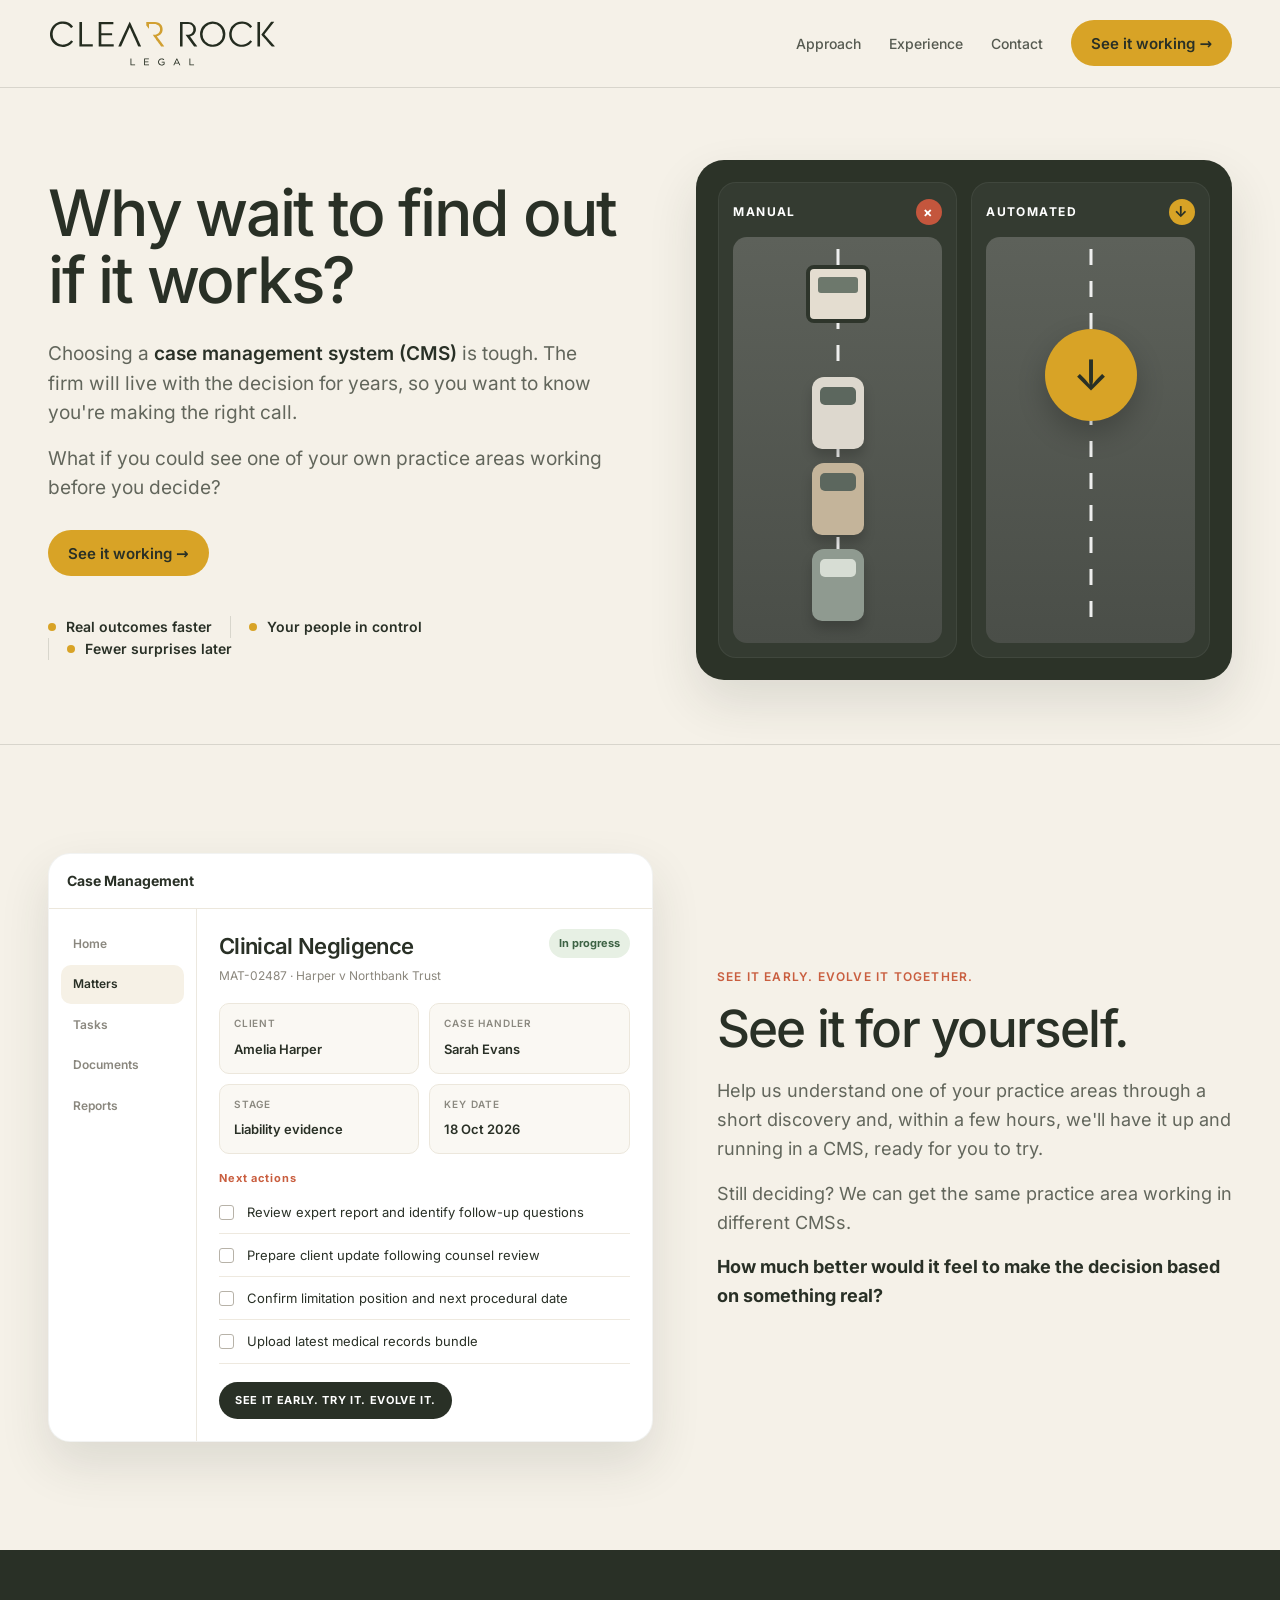
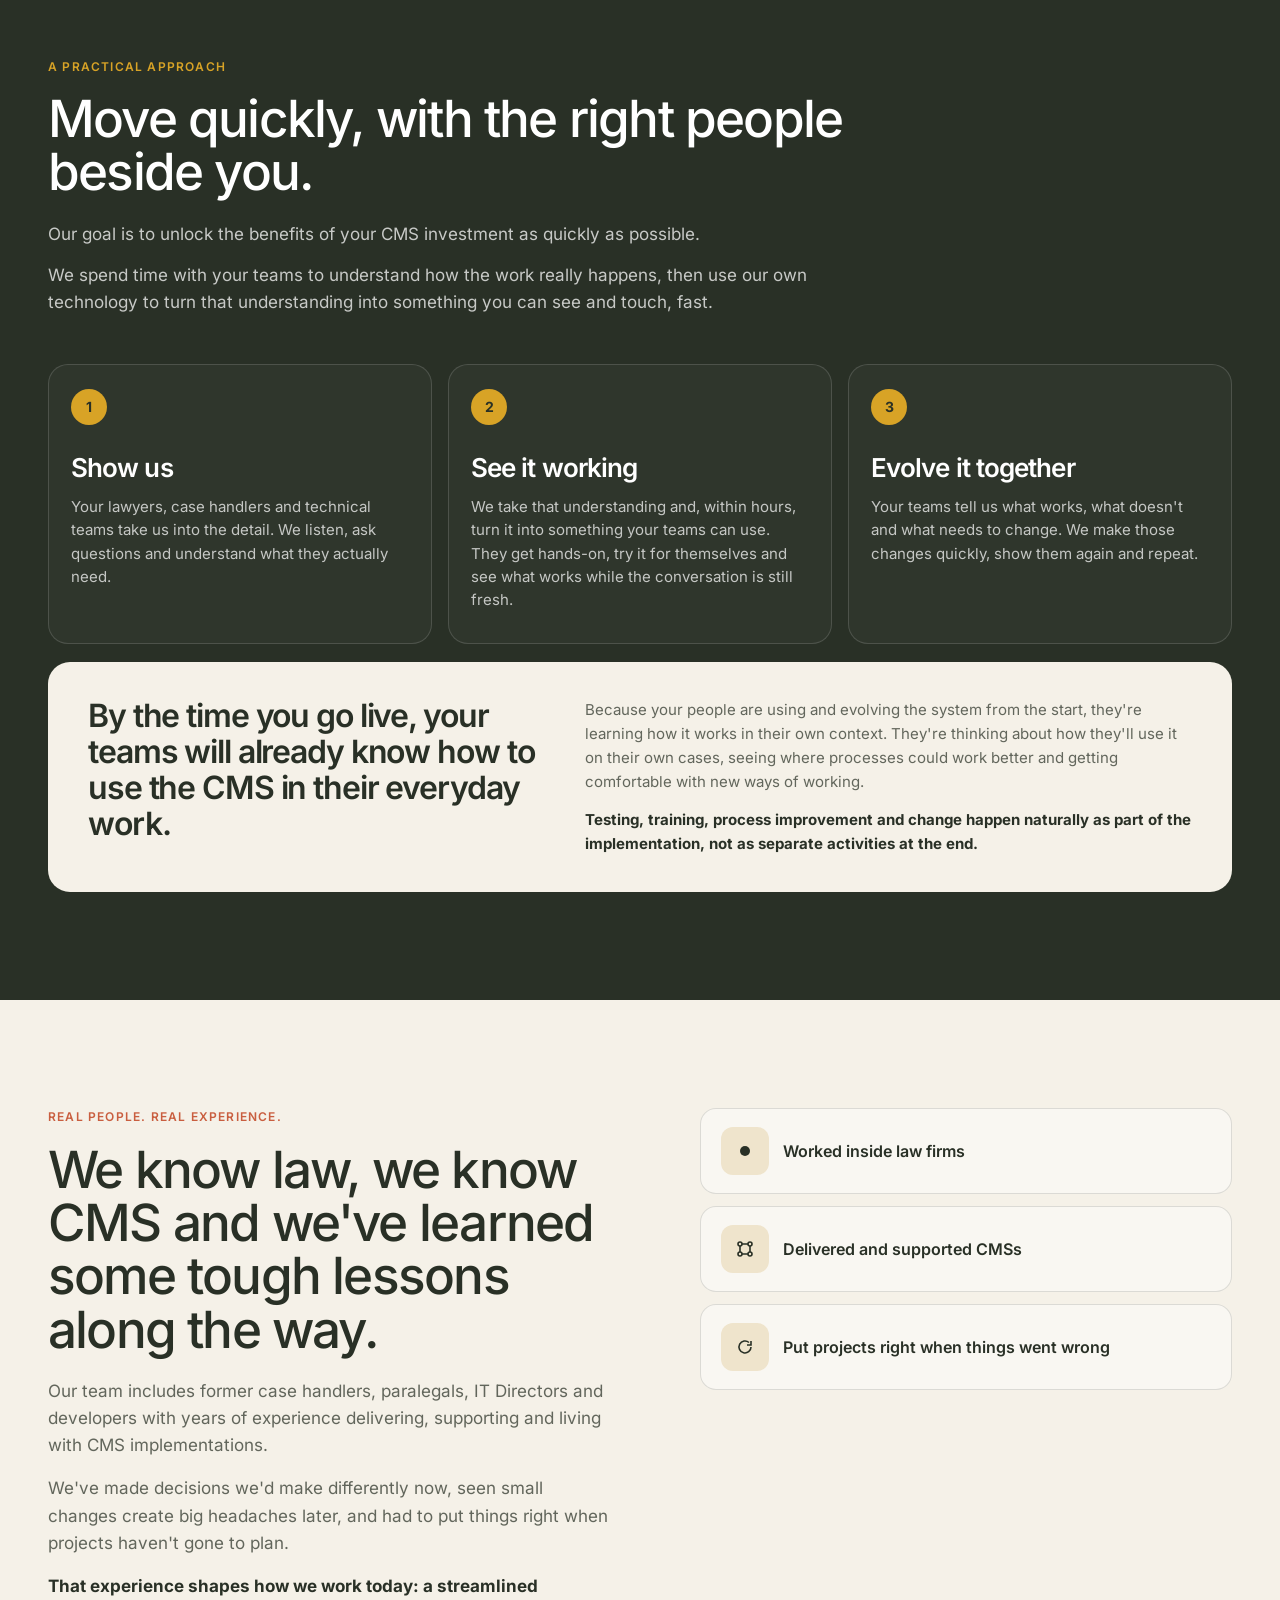
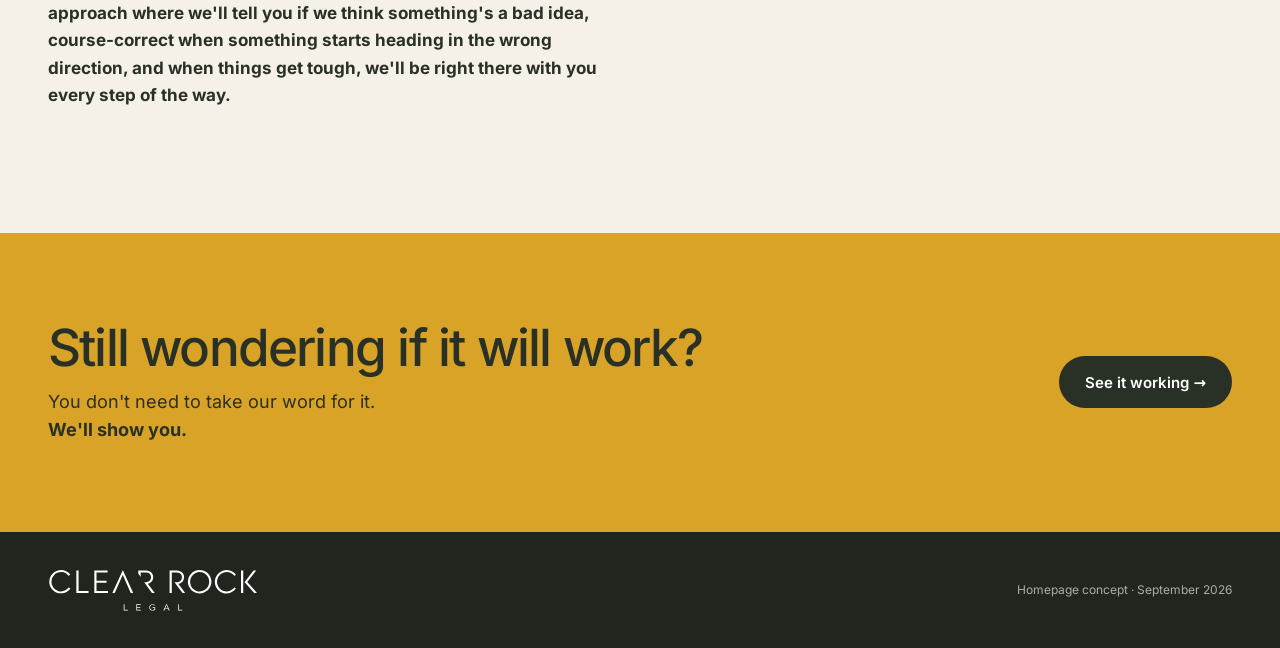
<file: index.html>
<!doctype html>
<html lang="en">
<head>
  <meta charset="utf-8" />
  <meta name="viewport" content="width=device-width, initial-scale=1" />
  <title>Clear Rock Legal</title>
  <meta name="description" content="Clear Rock gets case management systems working with your teams early, so you can see, use and evolve them together." />
  <link rel="stylesheet" href="css/styles.css?v=3" />
</head>
<body>
  <header class="site-header">
    <div class="wrap nav">
      <a class="brand" href="#top" aria-label="Clear Rock Legal">
        <img src="assets/logo-saffron.svg" alt="Clear Rock Legal" />
      </a>
      <button class="menu-toggle" type="button" aria-expanded="false" aria-controls="primary-nav">
        <span></span>
        <span class="sr">Menu</span>
      </button>
      <nav class="nav-right" id="primary-nav" aria-label="Primary">
        <div class="nav-links">
          <a class="nav-link" href="#approach">Approach</a>
          <a class="nav-link" href="#experience">Experience</a>
          <a class="nav-link" href="#contact">Contact</a>
        </div>
        <a class="button" href="#contact">See it working →</a>
      </nav>
    </div>
  </header>

  <main id="top">
    <section class="hero">
      <div class="wrap hero-grid">
        <div>
          <h1>Why wait to find out if it works?</h1>
          <div class="hero-copy">
            <p>Choosing a <strong>case management system (CMS)</strong> is tough. The firm will live with the decision for years, so you want to know you're making the right call.</p>
            <p>What if you could see one of your own practice areas working before you decide?</p>
          </div>
          <div class="hero-actions">
            <a class="button" href="#see">See it working →</a>
          </div>
          <div class="proof-row">
            <div class="proof-pill"><span class="proof-dot"></span>Real outcomes faster</div>
            <div class="proof-pill"><span class="proof-dot"></span>Your people in control</div>
            <div class="proof-pill"><span class="proof-dot"></span>Fewer surprises later</div>
          </div>
        </div>
        <div class="toll" role="img" aria-label="A queued manual lane beside an open automated lane">
          <div class="lanes">
            <div class="lane">
              <div class="lane-head"><span>MANUAL</span><span class="signal" aria-hidden="true">×</span></div>
              <div class="road">
                <div class="booth"></div>
                <div class="car c3"></div>
                <div class="car c2"></div>
                <div class="car c1"></div>
              </div>
            </div>
            <div class="lane auto">
              <div class="lane-head"><span>AUTOMATED</span><span class="signal" aria-hidden="true">↓</span></div>
              <div class="road">
                <div class="flow" aria-hidden="true">↓</div>
              </div>
            </div>
          </div>
        </div>
      </div>
    </section>

    <section class="section" id="see">
      <div class="wrap see-grid">
        <div class="cms-shell" aria-label="Illustrative case management screen">
          <div class="cms-top">Case Management</div>
          <div class="cms-body">
            <div class="cms-nav">
              <div>Home</div>
              <div class="active">Matters</div>
              <div>Tasks</div>
              <div>Documents</div>
              <div>Reports</div>
            </div>
            <div class="matter">
              <div class="matter-head">
                <div>
                  <h4>Clinical Negligence</h4>
                  <div class="matter-sub">MAT-02487 · Harper v Northbank Trust</div>
                </div>
                <span class="status">In progress</span>
              </div>
              <div class="meta">
                <div class="meta-card"><span>Client</span><strong>Amelia Harper</strong></div>
                <div class="meta-card"><span>Case handler</span><strong>Sarah Evans</strong></div>
                <div class="meta-card"><span>Stage</span><strong>Liability evidence</strong></div>
                <div class="meta-card"><span>Key date</span><strong>18 Oct 2026</strong></div>
              </div>
              <div class="actions-label">Next actions</div>
              <div class="task"><span class="box"></span><span>Review expert report and identify follow-up questions</span></div>
              <div class="task"><span class="box"></span><span>Prepare client update following counsel review</span></div>
              <div class="task"><span class="box"></span><span>Confirm limitation position and next procedural date</span></div>
              <div class="task"><span class="box"></span><span>Upload latest medical records bundle</span></div>
              <div class="cms-note">SEE IT EARLY. TRY IT. EVOLVE IT.</div>
            </div>
          </div>
        </div>
        <div>
          <div class="eyebrow">See it early. Evolve it together.</div>
          <h2>See it for yourself.</h2>
          <div class="section-copy">
            <p>Help us understand one of your practice areas through a short discovery and, within a few hours, we'll have it up and running in a CMS, ready for you to try.</p>
            <p>Still deciding? We can get the same practice area working in different CMSs.</p>
            <p class="question">How much better would it feel to make the decision based on something real?</p>
          </div>
        </div>
      </div>
    </section>

    <section class="approach" id="approach">
      <div class="wrap">
        <div class="approach-head">
          <div class="eyebrow">A practical approach</div>
          <h2>Move quickly, with the right people beside you.</h2>
          <div class="approach-intro">
            <p>Our goal is to unlock the benefits of your CMS investment as quickly as possible.</p>
            <p>We spend time with your teams to understand how the work really happens, then use our own technology to turn that understanding into something you can see and touch, fast.</p>
          </div>
        </div>
        <div class="steps">
          <article class="step">
            <div class="step-no">1</div>
            <h3>Show us</h3>
            <p>Your lawyers, case handlers and technical teams take us into the detail. We listen, ask questions and understand what they actually need.</p>
          </article>
          <article class="step">
            <div class="step-no">2</div>
            <h3>See it working</h3>
            <p>We take that understanding and, within hours, turn it into something your teams can use. They get hands-on, try it for themselves and see what works while the conversation is still fresh.</p>
          </article>
          <article class="step">
            <div class="step-no">3</div>
            <h3>Evolve it together</h3>
            <p>Your teams tell us what works, what doesn't and what needs to change. We make those changes quickly, show them again and repeat.</p>
          </article>
        </div>
        <div class="payoff">
          <h3>By the time you go live, your teams will already know how to use the CMS in their everyday work.</h3>
          <div>
            <p>Because your people are using and evolving the system from the start, they're learning how it works in their own context. They're thinking about how they'll use it on their own cases, seeing where processes could work better and getting comfortable with new ways of working.</p>
            <p>Testing, training, process improvement and change happen naturally as part of the implementation, not as separate activities at the end.</p>
          </div>
        </div>
      </div>
    </section>

    <section class="experience" id="experience">
      <div class="wrap exp-grid">
        <div>
          <div class="eyebrow">Real people. Real experience.</div>
          <h2>We know law, we know CMS and we've learned some tough lessons along the way.</h2>
          <div class="exp-copy">
            <p>Our team includes former case handlers, paralegals, IT Directors and developers with years of experience delivering, supporting and living with CMS implementations.</p>
            <p>We've made decisions we'd make differently now, seen small changes create big headaches later, and had to put things right when projects haven't gone to plan.</p>
            <p><strong>That experience shapes how we work today: a streamlined approach where we'll tell you if we think something's a bad idea, course-correct when something starts heading in the wrong direction, and when things get tough, we'll be right there with you every step of the way.</strong></p>
          </div>
        </div>
        <div class="proof-stack">
          <div class="proof-card">
            <div class="proof-icon" aria-hidden="true">
              <svg width="18" height="18" viewBox="0 0 18 18" fill="none"><circle cx="9" cy="9" r="5" fill="#293026"/></svg>
            </div>
            <strong>Worked inside law firms</strong>
          </div>
          <div class="proof-card">
            <div class="proof-icon" aria-hidden="true">
              <svg width="20" height="20" viewBox="0 0 20 20" fill="none" stroke="#293026" stroke-width="1.6">
                <circle cx="5" cy="5" r="2"/><circle cx="15" cy="5" r="2"/><circle cx="5" cy="15" r="2"/><circle cx="15" cy="15" r="2"/>
                <path d="M7 5h6M5 7v6M15 7v6M7 15h6"/>
              </svg>
            </div>
            <strong>Delivered and supported CMSs</strong>
          </div>
          <div class="proof-card">
            <div class="proof-icon" aria-hidden="true">
              <svg width="20" height="20" viewBox="0 0 20 20" fill="none" stroke="#293026" stroke-width="1.6">
                <path d="M16 10a6 6 0 1 1-2-4.5"/><path d="M16 4v4h-4"/>
              </svg>
            </div>
            <strong>Put projects right when things went wrong</strong>
          </div>
        </div>
      </div>
    </section>

    <section class="cta" id="contact">
      <div class="wrap cta-inner">
        <div>
          <h2>Still wondering if it will work?</h2>
          <p>You don't need to take our word for it.<br><strong>We'll show you.</strong></p>
        </div>
        <a class="button button-dark" href="mailto:neil@crlegal.co.uk">See it working →</a>
      </div>
    </section>
  </main>

  <footer>
    <div class="wrap footer-grid">
      <div class="footer-brand">
        <img src="assets/logo-white.svg" alt="Clear Rock Legal" />
      </div>
      <div class="footer-small">Homepage concept · September 2026</div>
    </div>
  </footer>
  <script src="js/main.js"></script>
</body>
</html>
</file>
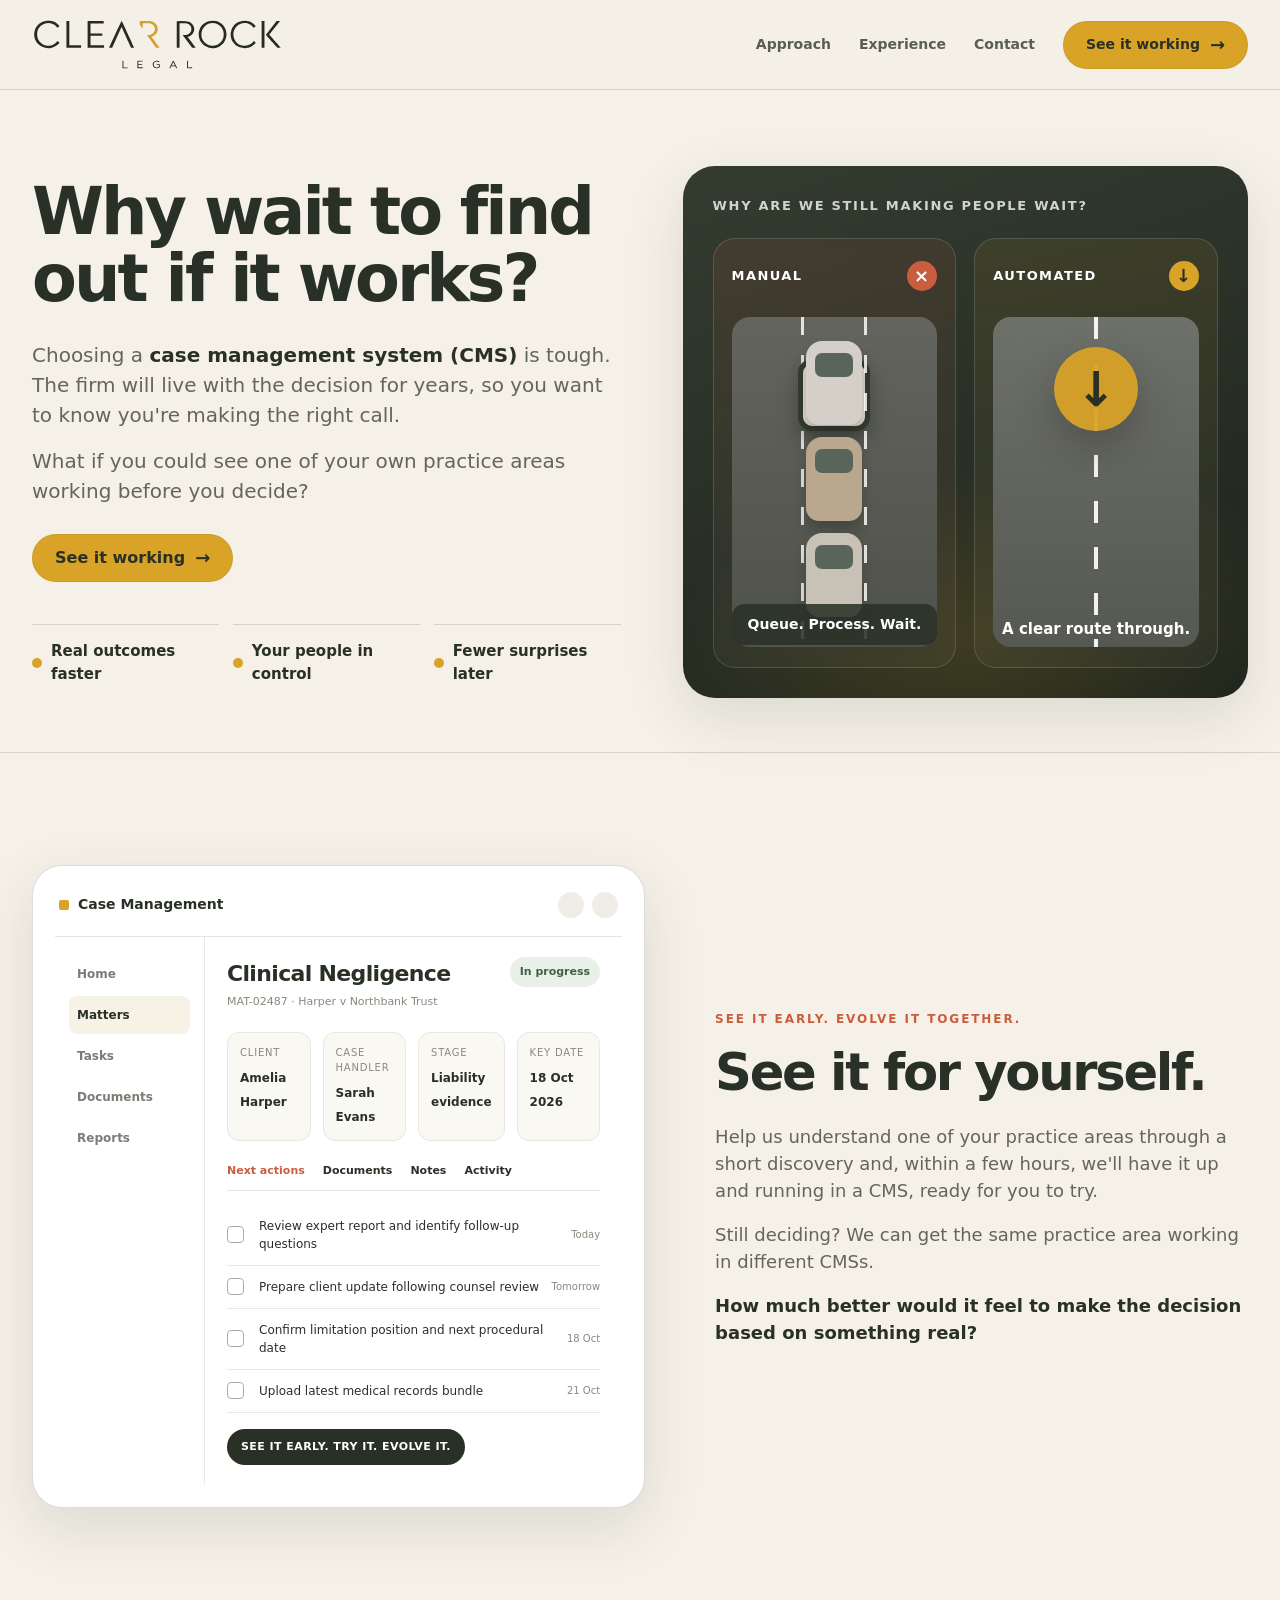
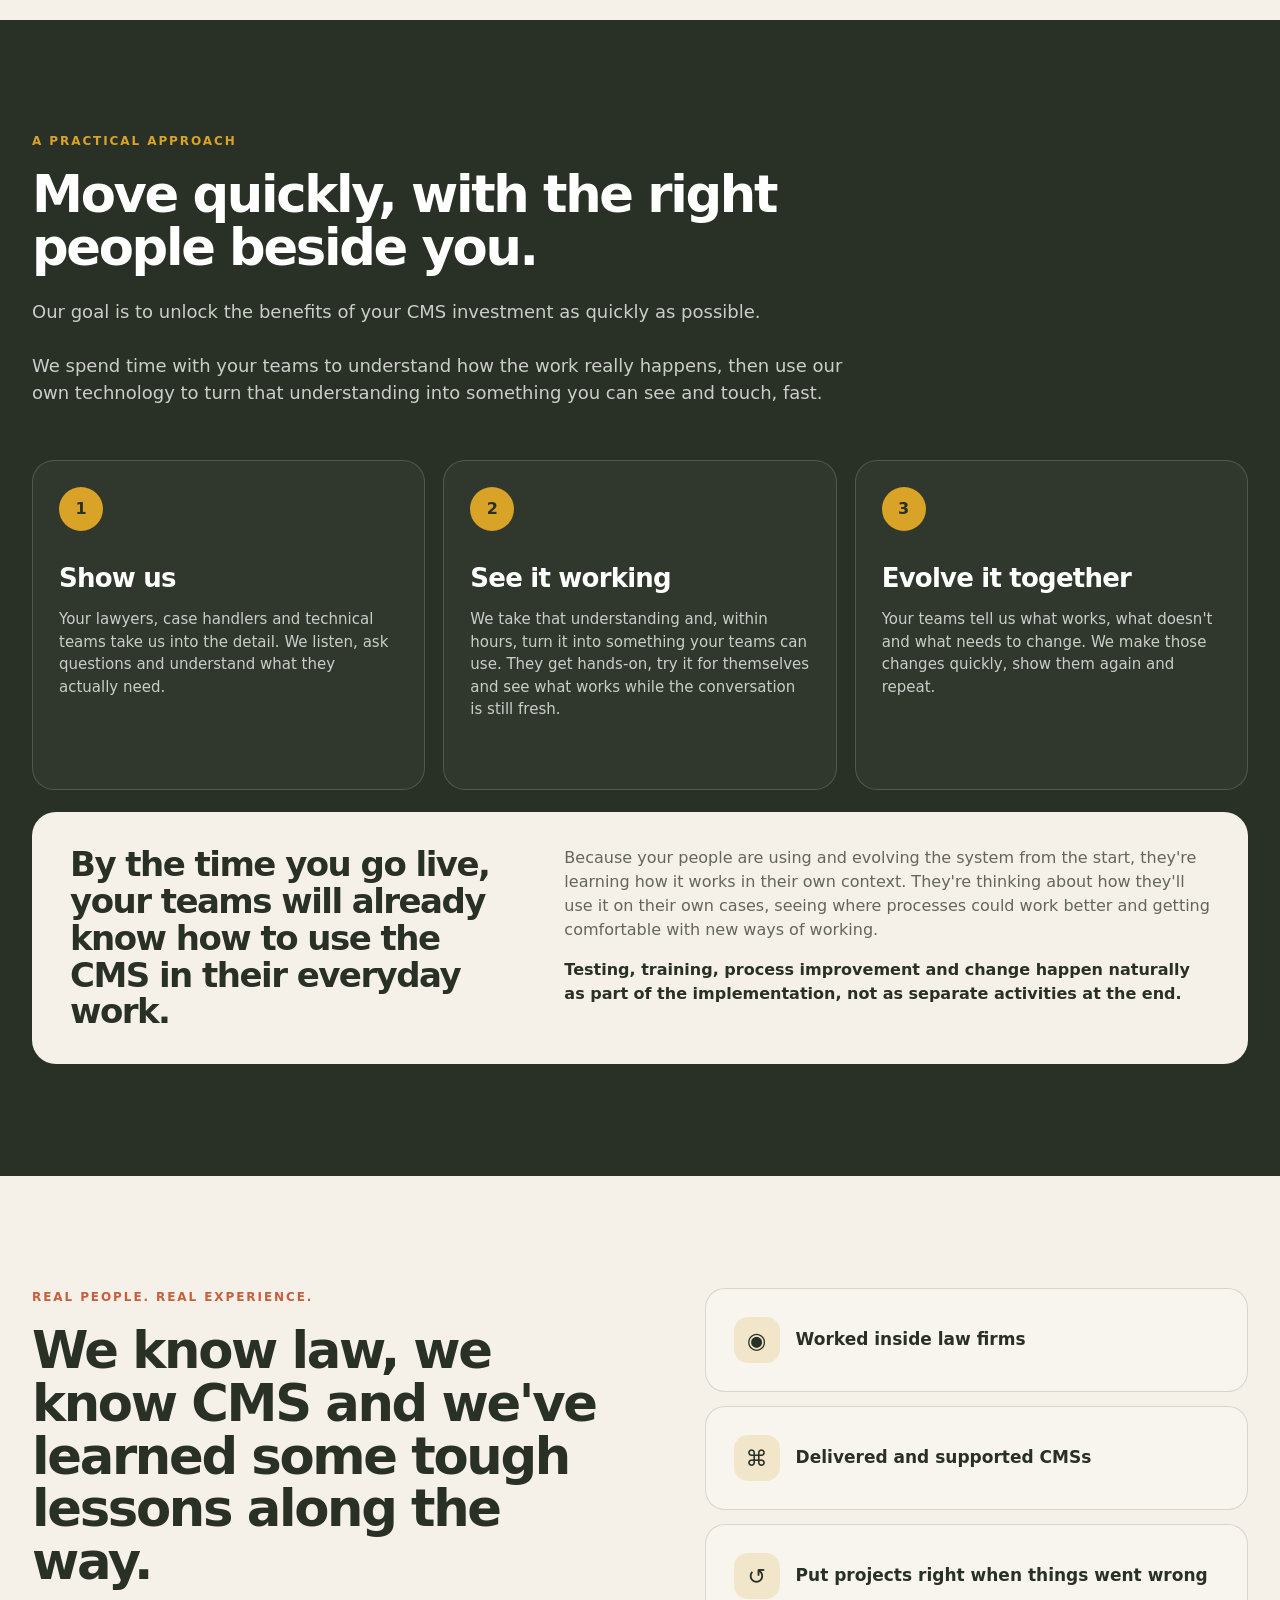
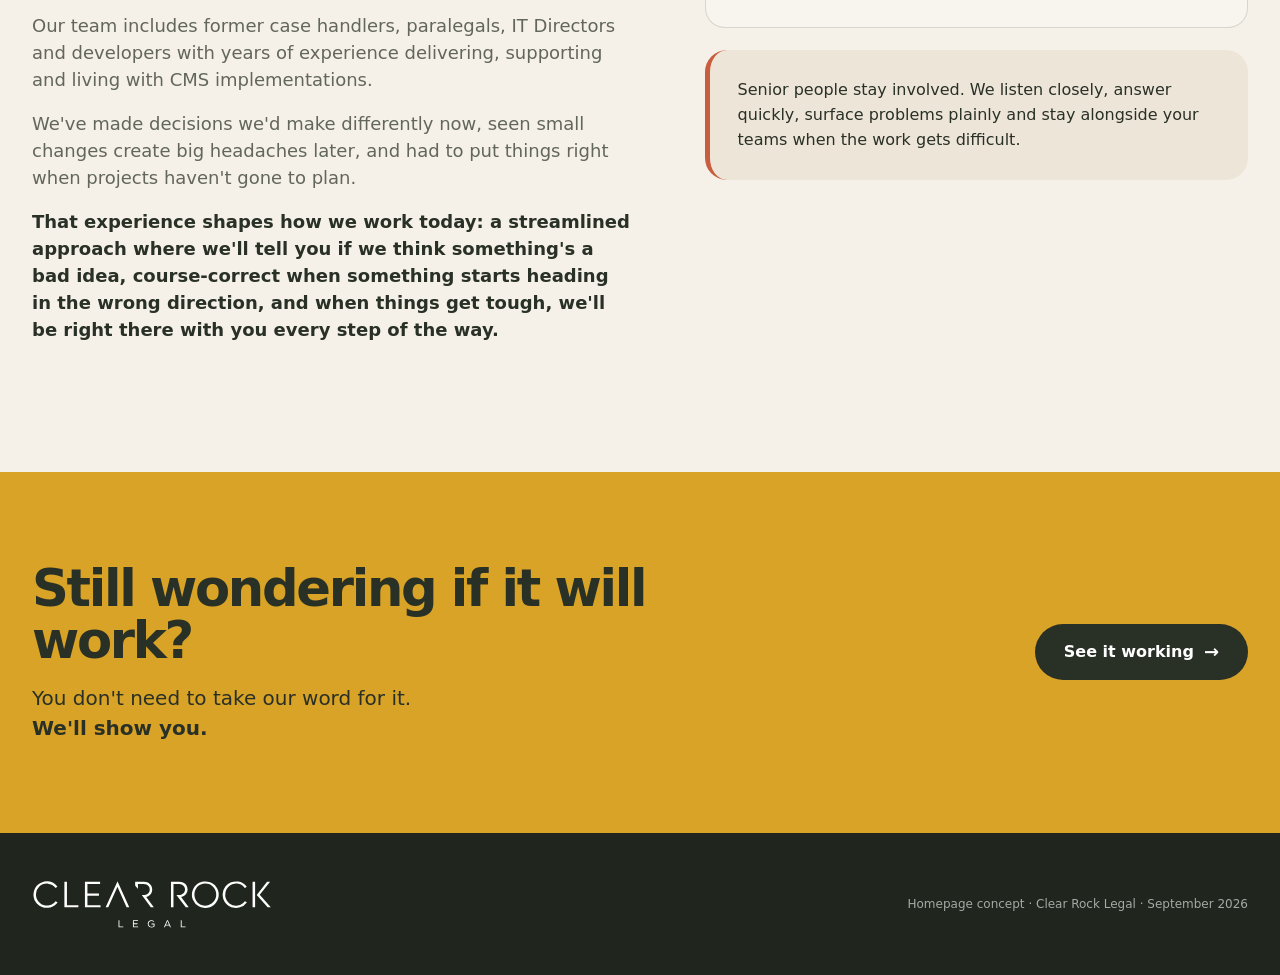
<file: logos/index.html>
<!doctype html>
<html lang="en">
<head>
<meta charset="utf-8" />
<meta name="viewport" content="width=device-width, initial-scale=1" />
<title>Clear Rock Legal — Homepage Mockup</title>
<style>
  :root{
    --olive:#293026;
    --ivory:#F5F1E8;
    --saffron:#D8A326;
    --orange:#C95E3F;
    --taupe:#978B80;
    --paper:#FBF8F1;
    --line:rgba(41,48,38,.16);
    --muted:rgba(41,48,38,.72);
    --shadow:0 20px 60px rgba(41,48,38,.12);
    --radius:24px;
    --content:1240px;
  }
  *{box-sizing:border-box}
  html{scroll-behavior:smooth}
  body{
    margin:0;
    font-family:Inter, ui-sans-serif, system-ui, -apple-system, BlinkMacSystemFont, "Segoe UI", sans-serif;
    color:var(--olive);
    background:var(--ivory);
    line-height:1.5;
    -webkit-font-smoothing:antialiased;
  }
  a{color:inherit;text-decoration:none}
  img{display:block;max-width:100%}
  .wrap{width:min(var(--content), calc(100% - 64px));margin:0 auto}
  .site-header{
    height:90px;
    display:flex;
    align-items:center;
    border-bottom:1px solid var(--line);
    background:rgba(245,241,232,.96);
  }
  .nav{display:flex;align-items:center;justify-content:space-between;gap:32px}
  .brand{width:250px}
  .nav-right{display:flex;align-items:center;gap:28px;font-size:14px;font-weight:600}
  .nav-link{opacity:.76}
  .nav-cta,.button{
    display:inline-flex;align-items:center;justify-content:center;gap:10px;
    min-height:48px;padding:0 22px;border-radius:999px;
    background:var(--saffron);color:var(--olive);font-weight:700;
    border:1px solid rgba(41,48,38,.06);
  }
  .nav-cta span,.button span{font-size:18px;line-height:1}

  .hero{padding:76px 0 54px;border-bottom:1px solid var(--line)}
  .hero-grid{display:grid;grid-template-columns:1.02fr .98fr;gap:62px;align-items:center}
  h1,h2,h3{margin:0;letter-spacing:-.045em;line-height:1.03}
  h1{font-size:clamp(56px,5.1vw,78px);max-width:760px;font-weight:650}
  h2{font-size:clamp(42px,4vw,62px);font-weight:640}
  h3{font-size:28px;font-weight:650}
  .hero-copy{font-size:20px;max-width:650px;margin:28px 0 0;color:var(--muted)}
  .hero-copy p{margin:0 0 16px}
  .hero-copy strong{color:var(--olive)}
  .hero-actions{display:flex;align-items:center;gap:20px;margin-top:28px}
  .proof-row{display:grid;grid-template-columns:repeat(3,1fr);gap:14px;margin-top:42px}
  .proof-pill{border-top:1px solid var(--line);padding-top:15px;font-size:15px;font-weight:700;display:flex;gap:9px;align-items:center}
  .proof-dot{width:10px;height:10px;border-radius:50%;background:var(--saffron);flex:0 0 auto}

  .toll{
    position:relative;min-height:520px;border-radius:32px;overflow:hidden;
    background:linear-gradient(160deg,#343c30 0%,#252b22 68%,#1f251d 100%);
    box-shadow:var(--shadow);padding:30px;
  }
  .toll::before{content:"";position:absolute;inset:auto -60px -120px -30px;height:360px;background:radial-gradient(ellipse at center,rgba(216,163,38,.15),transparent 70%);transform:rotate(-8deg)}
  .toll-title{position:relative;color:white;font-size:13px;font-weight:700;letter-spacing:.13em;text-transform:uppercase;opacity:.78;margin-bottom:22px}
  .lanes{position:relative;display:grid;grid-template-columns:1fr 1fr;gap:18px;height:430px}
  .lane{position:relative;border-radius:22px;padding:22px 18px;overflow:hidden;border:1px solid rgba(255,255,255,.14);background:rgba(255,255,255,.04)}
  .lane.manual{background:linear-gradient(180deg,rgba(201,94,63,.11),rgba(255,255,255,.035))}
  .lane.auto{background:linear-gradient(180deg,rgba(216,163,38,.09),rgba(255,255,255,.035))}
  .lane-head{display:flex;align-items:center;justify-content:space-between;color:white;font-size:13px;font-weight:800;letter-spacing:.11em}
  .signal{width:30px;height:30px;border-radius:50%;display:grid;place-items:center;font-size:18px;font-weight:800;background:var(--orange)}
  .auto .signal{background:var(--saffron);color:var(--olive)}
  .road{position:absolute;left:18px;right:18px;bottom:20px;top:78px;border-radius:18px;background:linear-gradient(180deg,#62645d 0%,#4f514b 100%);overflow:hidden}
  .road::before,.road::after{content:"";position:absolute;top:0;bottom:0;width:3px;background:repeating-linear-gradient(to bottom,rgba(255,255,255,.82) 0 18px,transparent 18px 38px)}
  .road::before{left:34%}.road::after{right:34%}
  .booth{position:absolute;top:42px;left:50%;transform:translateX(-50%);width:72px;height:72px;border-radius:14px;background:#ded8ca;border:5px solid #343b30;box-shadow:0 10px 22px rgba(0,0,0,.25)}
  .booth::after{content:"";position:absolute;left:11px;right:11px;top:10px;height:22px;background:#7c8778;border-radius:4px}
  .car{position:absolute;left:50%;transform:translateX(-50%);width:56px;height:84px;border-radius:16px 16px 13px 13px;background:#c8c1b5;box-shadow:0 10px 14px rgba(0,0,0,.2)}
  .car::before{content:"";position:absolute;left:9px;right:9px;top:12px;height:24px;border-radius:7px;background:#59645b}
  .c1{bottom:30px}.c2{bottom:126px;background:#b9a78e}.c3{bottom:222px;background:#d4d0c7}
  .manual-note{position:absolute;left:18px;right:18px;bottom:22px;color:white;font-size:14px;font-weight:700;text-align:center;background:rgba(41,48,38,.86);padding:10px;border-radius:12px;z-index:3}
  .clear-path{position:absolute;inset:78px 18px 20px;border-radius:18px;background:linear-gradient(180deg,#6e7169 0%,#555951 100%);overflow:hidden}
  .clear-path::before{content:"";position:absolute;left:50%;top:0;bottom:0;width:4px;transform:translateX(-50%);background:repeating-linear-gradient(to bottom,rgba(255,255,255,.92) 0 22px,transparent 22px 46px)}
  .arrow-down{position:absolute;top:108px;left:50%;transform:translateX(-50%);width:84px;height:84px;border-radius:50%;background:rgba(216,163,38,.94);display:grid;place-items:center;color:var(--olive);font-size:48px;font-weight:600;box-shadow:0 16px 40px rgba(0,0,0,.22)}
  .clear-label{position:absolute;left:22px;right:22px;bottom:26px;text-align:center;color:white;font-size:15px;font-weight:700;z-index:3}

  .section{padding:112px 0}
  .eyebrow{font-size:12px;text-transform:uppercase;letter-spacing:.16em;font-weight:800;color:var(--orange);margin-bottom:18px}
  .see-grid{display:grid;grid-template-columns:1.07fr .93fr;gap:70px;align-items:center}
  .section-copy{font-size:18px;color:var(--muted);max-width:590px;margin-top:24px}
  .section-copy p{margin:0 0 17px}
  .section-copy .question{font-weight:700;color:var(--olive)}
  .cms-shell{background:#fff;border-radius:30px;padding:22px;box-shadow:var(--shadow);border:1px solid var(--line)}
  .cms-top{display:flex;align-items:center;justify-content:space-between;padding:4px 4px 18px;border-bottom:1px solid #e9e5dc}
  .cms-brand{display:flex;gap:9px;align-items:center;font-weight:800;font-size:14px}.cms-brand b{width:10px;height:10px;border-radius:2px;background:var(--saffron);display:inline-block}
  .cms-actions{display:flex;gap:8px}.mini-circle{width:26px;height:26px;border-radius:50%;background:#f0ede6}
  .cms-body{display:grid;grid-template-columns:150px 1fr;min-height:420px}
  .cms-nav{padding:18px 14px;border-right:1px solid #ece8df}
  .cms-nav div{font-size:12px;font-weight:650;color:#7b7c76;padding:10px 8px;border-radius:8px;margin-bottom:3px}.cms-nav div.active{background:#f7f2e6;color:var(--olive)}
  .matter{padding:20px 22px}
  .matter-head{display:flex;align-items:flex-start;justify-content:space-between;gap:20px}
  .matter-head h4{margin:0;font-size:22px;letter-spacing:-.03em}.status{font-size:11px;font-weight:800;background:#e8f0e7;color:#416044;padding:7px 10px;border-radius:999px}
  .meta{display:grid;grid-template-columns:repeat(4,1fr);gap:12px;margin:22px 0}
  .meta-card{background:#faf8f3;border:1px solid #ece7dc;border-radius:12px;padding:12px}.meta-card span{display:block;font-size:10px;text-transform:uppercase;letter-spacing:.08em;color:#8a887f;margin-bottom:5px}.meta-card strong{font-size:12px}
  .tabs{display:flex;gap:18px;border-bottom:1px solid #ebe6db;padding-bottom:10px;margin-bottom:14px}.tabs b{font-size:11px}.tabs b:first-child{color:var(--orange)}
  .task{display:grid;grid-template-columns:22px 1fr auto;align-items:center;gap:10px;padding:12px 0;border-bottom:1px solid #eee9df;font-size:12px}.box{width:17px;height:17px;border:1.5px solid #b0aca2;border-radius:4px}.due{font-size:10px;color:#8b877d}
  .cms-note{display:inline-flex;margin-top:16px;background:var(--olive);color:white;padding:10px 14px;border-radius:999px;font-size:11px;font-weight:700;letter-spacing:.04em}

  .approach{background:var(--olive);color:white;padding:112px 0}
  .approach .eyebrow{color:var(--saffron)}
  .approach-head{max-width:930px}.approach-head h2{max-width:850px}.approach-intro{font-size:18px;color:rgba(255,255,255,.76);max-width:820px;margin-top:25px}
  .steps{display:grid;grid-template-columns:repeat(3,1fr);gap:18px;margin-top:54px}
  .step{border:1px solid rgba(255,255,255,.16);border-radius:22px;padding:26px;background:rgba(255,255,255,.035);min-height:330px}
  .step-no{width:44px;height:44px;border-radius:50%;display:grid;place-items:center;background:var(--saffron);color:var(--olive);font-weight:850;margin-bottom:34px}
  .step h3{font-size:26px;letter-spacing:-.03em;margin-bottom:16px}.step p{color:rgba(255,255,255,.75);font-size:15px;margin:0}
  .payoff{margin-top:22px;background:var(--ivory);color:var(--olive);border-radius:24px;padding:34px 38px;display:grid;grid-template-columns:.95fr 1.35fr;gap:40px;align-items:start}
  .payoff h3{font-size:34px;line-height:1.08}.payoff p{margin:0 0 16px;font-size:16px;color:var(--muted)}.payoff p:last-child{font-weight:750;color:var(--olive)}

  .experience{padding:112px 0}
  .exp-grid{display:grid;grid-template-columns:1.05fr .95fr;gap:72px;align-items:start}
  .exp-copy{font-size:18px;color:var(--muted);margin-top:24px}.exp-copy p{margin:0 0 17px}.exp-copy strong{color:var(--olive)}
  .proof-stack{display:grid;gap:14px}
  .proof-card{padding:28px;border-radius:20px;border:1px solid var(--line);background:rgba(255,255,255,.32);display:grid;grid-template-columns:46px 1fr;gap:16px;align-items:center}
  .proof-icon{width:46px;height:46px;border-radius:14px;background:rgba(216,163,38,.18);display:grid;place-items:center;font-size:22px}.proof-card strong{font-size:17px}
  .battle-note{margin-top:22px;padding:28px;border-radius:22px;background:#eee5d9;border-left:5px solid var(--orange);font-size:16px;line-height:1.55}

  .cta{padding:90px 0;background:var(--saffron);color:var(--olive)}
  .cta-inner{display:grid;grid-template-columns:1fr auto;align-items:center;gap:48px}
  .cta h2{max-width:780px}.cta p{font-size:20px;margin:16px 0 0;max-width:640px}
  .cta .button{background:var(--olive);color:white;min-height:56px;padding:0 28px}
  footer{background:#20261d;color:white;padding:46px 0}
  .footer-grid{display:flex;justify-content:space-between;align-items:center;gap:30px}.footer-brand{width:240px}.footer-small{font-size:12px;color:rgba(255,255,255,.6)}

  @media (max-width:900px){
    .wrap{width:min(100% - 34px,var(--content))}.nav-right .nav-link{display:none}.brand{width:210px}
    .hero-grid,.see-grid,.exp-grid,.payoff,.cta-inner{grid-template-columns:1fr}.hero{padding-top:52px}.toll{min-height:460px}
    .proof-row,.steps{grid-template-columns:1fr}.section,.experience,.approach{padding:80px 0}.cms-body{grid-template-columns:110px 1fr}.meta{grid-template-columns:repeat(2,1fr)}
  }
</style>
</head>
<body>
<header class="site-header">
  <div class="wrap nav">
    <a class="brand" href="#"><img src="../assets/logo-saffron.svg" alt="Clear Rock Legal" /></a>
    <nav class="nav-right" aria-label="Primary">
      <a class="nav-link" href="#approach">Approach</a>
      <a class="nav-link" href="#experience">Experience</a>
      <a class="nav-link" href="#contact">Contact</a>
      <a class="nav-cta" href="#contact">See it working <span>→</span></a>
    </nav>
  </div>
</header>

<main>
<section class="hero">
  <div class="wrap hero-grid">
    <div>
      <h1>Why wait to find out if it works?</h1>
      <div class="hero-copy">
        <p>Choosing a <strong>case management system (CMS)</strong> is tough. The firm will live with the decision for years, so you want to know you're making the right call.</p>
        <p>What if you could see one of your own practice areas working before you decide?</p>
      </div>
      <div class="hero-actions"><a class="button" href="#see">See it working <span>→</span></a></div>
      <div class="proof-row">
        <div class="proof-pill"><span class="proof-dot"></span>Real outcomes faster</div>
        <div class="proof-pill"><span class="proof-dot"></span>Your people in control</div>
        <div class="proof-pill"><span class="proof-dot"></span>Fewer surprises later</div>
      </div>
    </div>
    <div class="toll" aria-label="Concept illustration showing a manual lane queue beside a clear automated lane">
      <div class="toll-title">Why are we still making people wait?</div>
      <div class="lanes">
        <div class="lane manual">
          <div class="lane-head"><span>MANUAL</span><span class="signal">×</span></div>
          <div class="road">
            <div class="booth"></div>
            <div class="car c3"></div><div class="car c2"></div><div class="car c1"></div>
          </div>
          <div class="manual-note">Queue. Process. Wait.</div>
        </div>
        <div class="lane auto">
          <div class="lane-head"><span>AUTOMATED</span><span class="signal">↓</span></div>
          <div class="clear-path"></div>
          <div class="arrow-down">↓</div>
          <div class="clear-label">A clear route through.</div>
        </div>
      </div>
    </div>
  </div>
</section>

<section class="section" id="see">
  <div class="wrap see-grid">
    <div class="cms-shell" aria-label="Illustrative case management system screen">
      <div class="cms-top"><div class="cms-brand"><b></b> Case Management</div><div class="cms-actions"><span class="mini-circle"></span><span class="mini-circle"></span></div></div>
      <div class="cms-body">
        <div class="cms-nav"><div>Home</div><div class="active">Matters</div><div>Tasks</div><div>Documents</div><div>Reports</div></div>
        <div class="matter">
          <div class="matter-head"><div><h4>Clinical Negligence</h4><div style="font-size:11px;color:#8b877d;margin-top:4px">MAT-02487 · Harper v Northbank Trust</div></div><span class="status">In progress</span></div>
          <div class="meta">
            <div class="meta-card"><span>Client</span><strong>Amelia Harper</strong></div>
            <div class="meta-card"><span>Case handler</span><strong>Sarah Evans</strong></div>
            <div class="meta-card"><span>Stage</span><strong>Liability evidence</strong></div>
            <div class="meta-card"><span>Key date</span><strong>18 Oct 2026</strong></div>
          </div>
          <div class="tabs"><b>Next actions</b><b>Documents</b><b>Notes</b><b>Activity</b></div>
          <div class="task"><span class="box"></span><span>Review expert report and identify follow-up questions</span><span class="due">Today</span></div>
          <div class="task"><span class="box"></span><span>Prepare client update following counsel review</span><span class="due">Tomorrow</span></div>
          <div class="task"><span class="box"></span><span>Confirm limitation position and next procedural date</span><span class="due">18 Oct</span></div>
          <div class="task"><span class="box"></span><span>Upload latest medical records bundle</span><span class="due">21 Oct</span></div>
          <div class="cms-note">SEE IT EARLY. TRY IT. EVOLVE IT.</div>
        </div>
      </div>
    </div>
    <div>
      <div class="eyebrow">See it early. Evolve it together.</div>
      <h2>See it for yourself.</h2>
      <div class="section-copy">
        <p>Help us understand one of your practice areas through a short discovery and, within a few hours, we'll have it up and running in a CMS, ready for you to try.</p>
        <p>Still deciding? We can get the same practice area working in different CMSs.</p>
        <p class="question">How much better would it feel to make the decision based on something real?</p>
      </div>
    </div>
  </div>
</section>

<section class="approach" id="approach">
  <div class="wrap">
    <div class="approach-head">
      <div class="eyebrow">A practical approach</div>
      <h2>Move quickly, with the right people beside you.</h2>
      <div class="approach-intro">Our goal is to unlock the benefits of your CMS investment as quickly as possible.<br><br>We spend time with your teams to understand how the work really happens, then use our own technology to turn that understanding into something you can see and touch, fast.</div>
    </div>
    <div class="steps">
      <article class="step"><div class="step-no">1</div><h3>Show us</h3><p>Your lawyers, case handlers and technical teams take us into the detail. We listen, ask questions and understand what they actually need.</p></article>
      <article class="step"><div class="step-no">2</div><h3>See it working</h3><p>We take that understanding and, within hours, turn it into something your teams can use. They get hands-on, try it for themselves and see what works while the conversation is still fresh.</p></article>
      <article class="step"><div class="step-no">3</div><h3>Evolve it together</h3><p>Your teams tell us what works, what doesn't and what needs to change. We make those changes quickly, show them again and repeat.</p></article>
    </div>
    <div class="payoff">
      <h3>By the time you go live, your teams will already know how to use the CMS in their everyday work.</h3>
      <div>
        <p>Because your people are using and evolving the system from the start, they're learning how it works in their own context. They're thinking about how they'll use it on their own cases, seeing where processes could work better and getting comfortable with new ways of working.</p>
        <p>Testing, training, process improvement and change happen naturally as part of the implementation, not as separate activities at the end.</p>
      </div>
    </div>
  </div>
</section>

<section class="experience" id="experience">
  <div class="wrap exp-grid">
    <div>
      <div class="eyebrow">Real people. Real experience.</div>
      <h2>We know law, we know CMS and we've learned some tough lessons along the way.</h2>
      <div class="exp-copy">
        <p>Our team includes former case handlers, paralegals, IT Directors and developers with years of experience delivering, supporting and living with CMS implementations.</p>
        <p>We've made decisions we'd make differently now, seen small changes create big headaches later, and had to put things right when projects haven't gone to plan.</p>
        <p><strong>That experience shapes how we work today: a streamlined approach where we'll tell you if we think something's a bad idea, course-correct when something starts heading in the wrong direction, and when things get tough, we'll be right there with you every step of the way.</strong></p>
      </div>
    </div>
    <div>
      <div class="proof-stack">
        <div class="proof-card"><div class="proof-icon">◉</div><strong>Worked inside law firms</strong></div>
        <div class="proof-card"><div class="proof-icon">⌘</div><strong>Delivered and supported CMSs</strong></div>
        <div class="proof-card"><div class="proof-icon">↺</div><strong>Put projects right when things went wrong</strong></div>
      </div>
      <div class="battle-note">Senior people stay involved. We listen closely, answer quickly, surface problems plainly and stay alongside your teams when the work gets difficult.</div>
    </div>
  </div>
</section>

<section class="cta" id="contact">
  <div class="wrap cta-inner">
    <div><h2>Still wondering if it will work?</h2><p>You don't need to take our word for it.<br><strong>We'll show you.</strong></p></div>
    <a class="button" href="mailto:neil@crlegal.co.uk">See it working <span>→</span></a>
  </div>
</section>
</main>

<footer>
  <div class="wrap footer-grid">
    <div class="footer-brand"><img src="../assets/logo-white.svg" alt="Clear Rock Legal" /></div>
    <div class="footer-small">Homepage concept · Clear Rock Legal · September 2026</div>
  </div>
</footer>
</body>
</html>
</file>
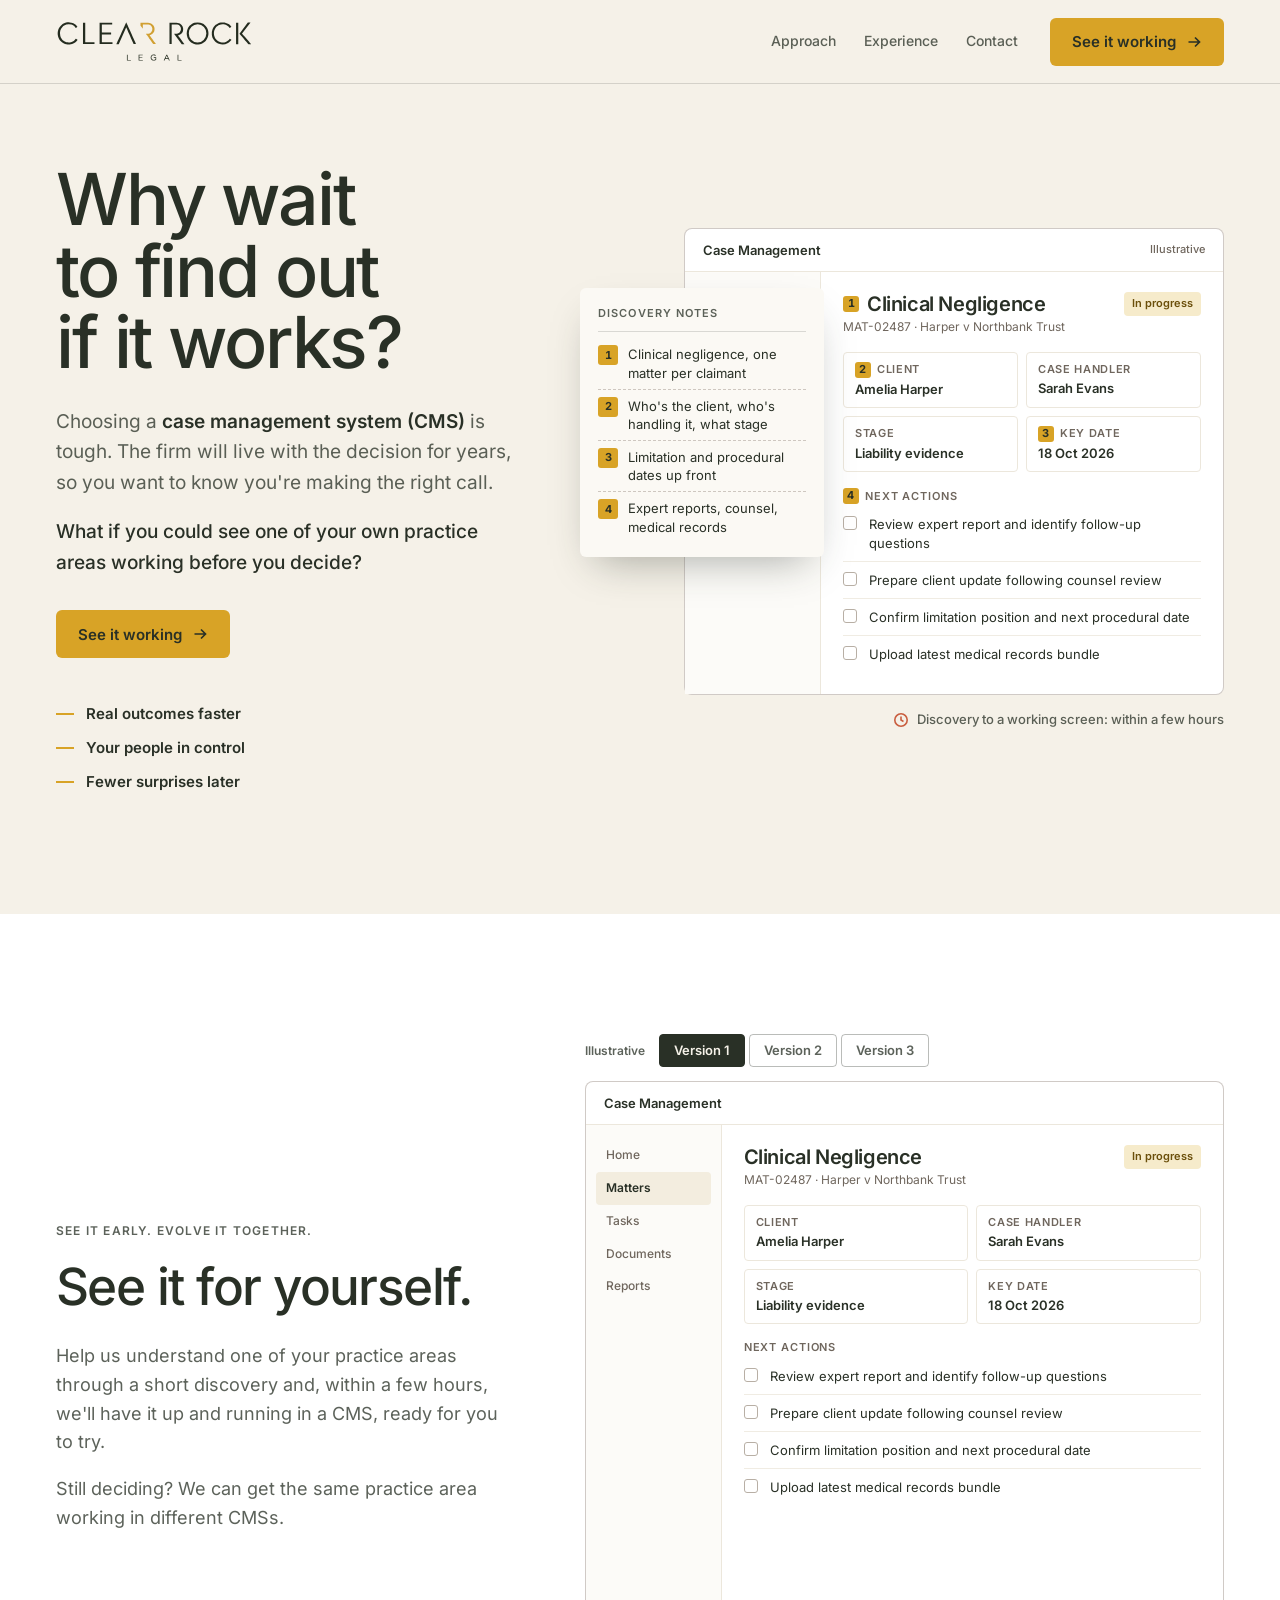
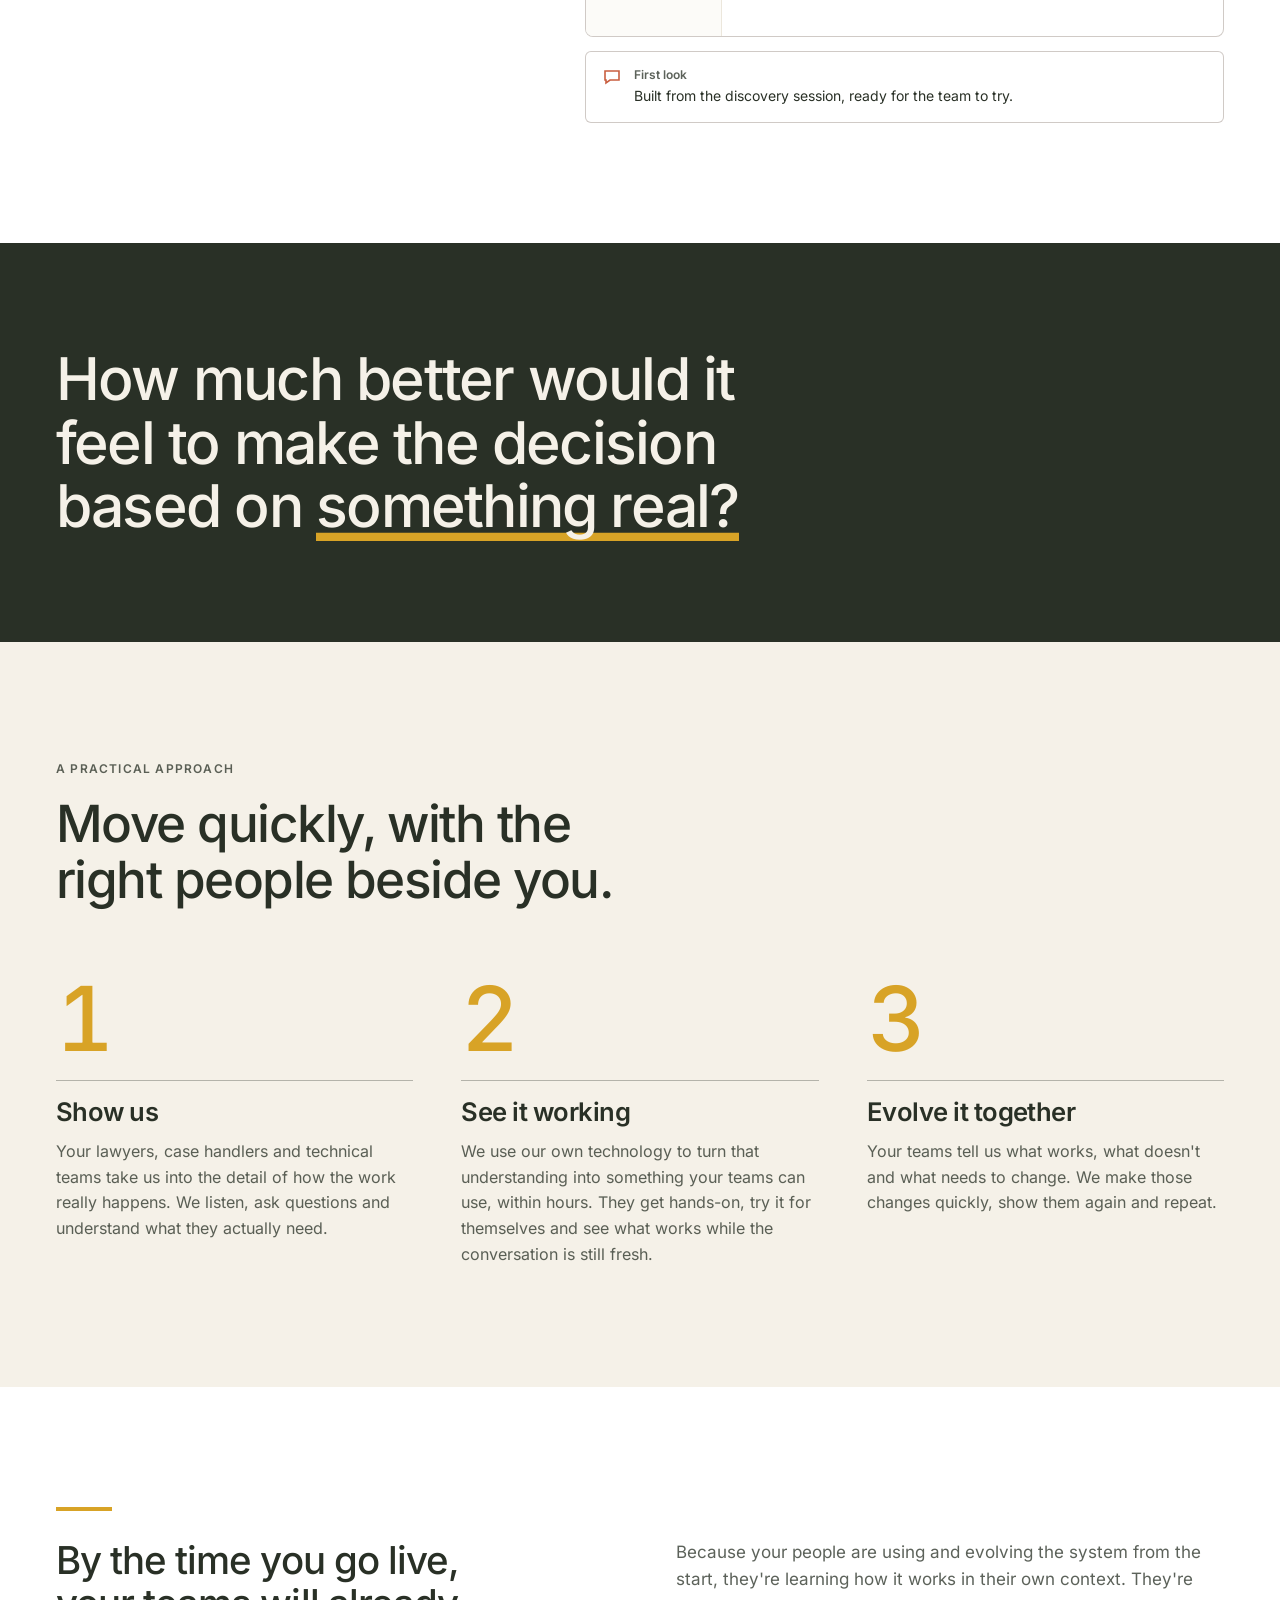
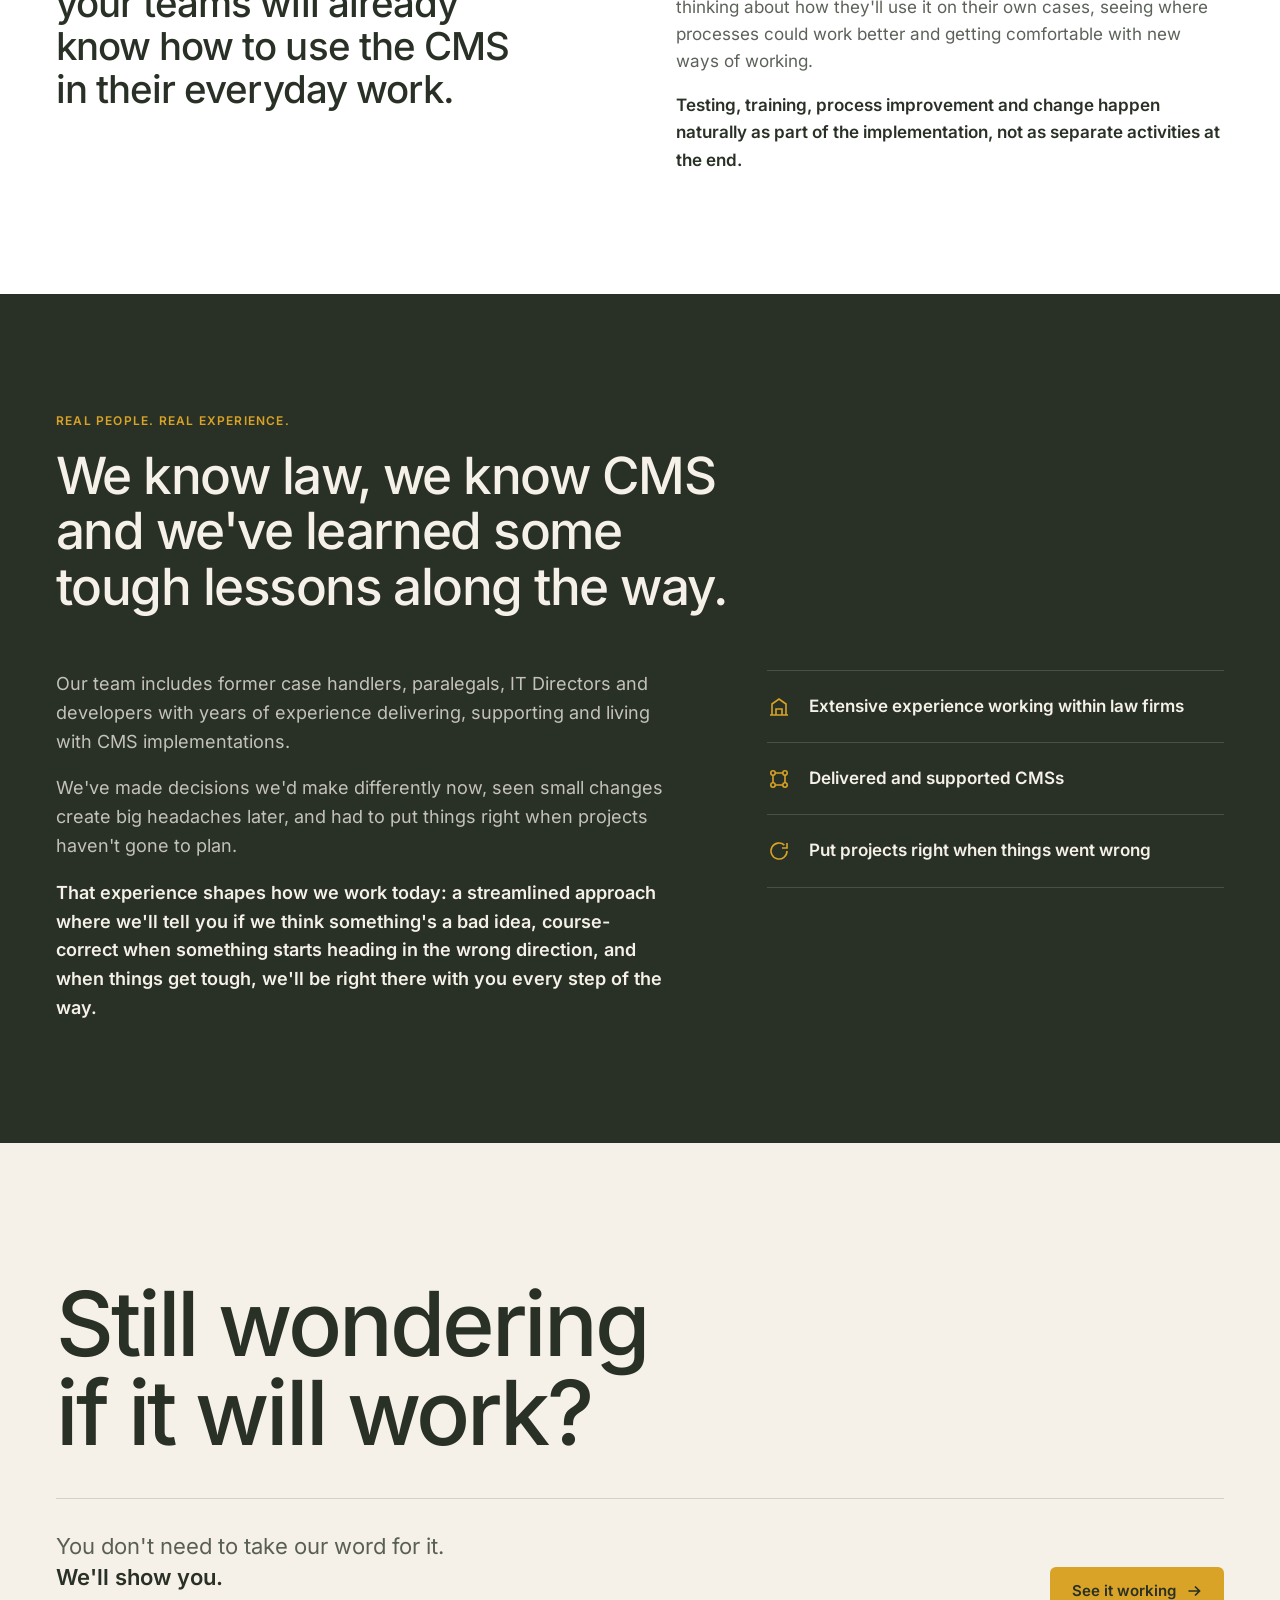
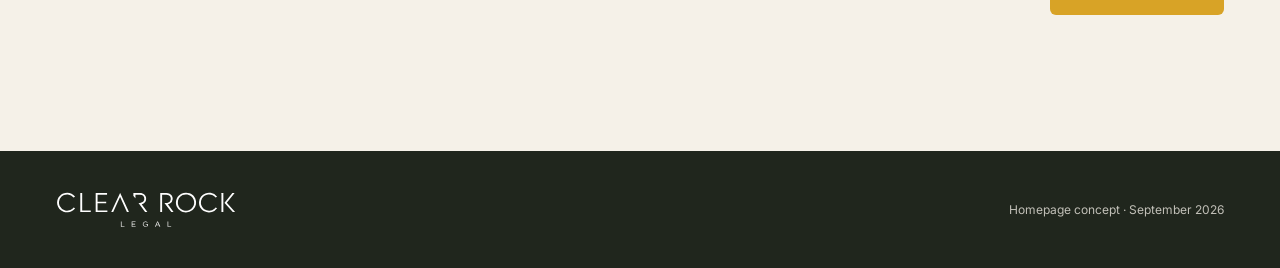
<file: mockups/d-combined.html>
<!doctype html>
<html lang="en">
<head>
  <meta charset="utf-8" />
  <meta name="viewport" content="width=device-width, initial-scale=1" />
  <title>Clear Rock Legal · Mockup D</title>
  <meta name="description" content="Clear Rock gets case management systems working with your teams early, so you can see, use and evolve them together." />
  <link rel="stylesheet" href="shared.css" />
  <style>
    /* D: combined. C's hero, B's versioned screen, A's question band, C's numerals, A's payoff, experience and close. */

    /* Hero: discovery notes turned into a working matter screen */
    .hero { padding: 80px 0 var(--section); }
    .hero-grid { display: grid; grid-template-columns: minmax(0, 5fr) minmax(0, 7fr); gap: 64px; align-items: center; }
    .hero h1 { font-size: clamp(48px, 5.6vw, 80px); max-width: 8.5em; }
    .hero-copy { font-size: 19px; color: var(--ink-soft); margin-top: 28px; max-width: 28em; }
    .hero-copy .ask { color: var(--crl-olive); font-weight: 500; }
    .hero-actions { margin-top: 32px; }
    .proof-row { list-style: none; padding: 0; margin: 44px 0 0; display: grid; gap: 10px; font-size: 15px; font-weight: 600; }
    .proof-row li { display: flex; align-items: center; gap: 12px; }
    .proof-row li::before { content: ""; width: 18px; height: 2px; background: var(--crl-saffron); }

    .build { position: relative; padding: 0 0 0 104px; }
    .notes {
      position: absolute; left: 0; top: 60px; z-index: 2;
      width: 244px;
      background: var(--paper);
      border-radius: 6px;
      box-shadow: 0 18px 40px -16px rgba(41, 48, 38, 0.4);
      padding: 18px 18px 14px;
      font-size: 13px;
      line-height: 1.4;
    }
    .notes-head { display: flex; justify-content: space-between; gap: 12px; font-size: 11px; font-weight: 600; letter-spacing: 0.1em; text-transform: uppercase; color: var(--ink-soft); padding-bottom: 10px; margin-bottom: 6px; border-bottom: 1px solid var(--line); }
    .notes ol { list-style: none; margin: 0; padding: 0; }
    .notes li { display: grid; grid-template-columns: 20px 1fr; gap: 10px; padding: 7px 0; border-bottom: 1px dashed rgba(151, 139, 128, 0.45); }
    .notes li:last-child { border-bottom: 0; }
    .pin {
      display: inline-grid; place-items: center;
      width: 20px; height: 20px;
      border-radius: 3px;
      background: var(--crl-saffron);
      color: var(--crl-olive);
      font-size: 11px; font-weight: 700;
      font-variant-numeric: tabular-nums;
    }
    .cms .pin { width: 16px; height: 16px; flex: none; font-style: normal; }
    .title-row { display: flex; align-items: center; gap: 8px; }
    .meta-card > span.lbl, .actions-label.lbl { display: flex; align-items: center; gap: 6px; }
    .build .cms { position: relative; overflow: visible; }
    .build-caption { display: flex; justify-content: flex-end; align-items: center; gap: 10px; margin-top: 14px; font-size: 13px; font-weight: 500; color: var(--ink-soft); }
    .build-time { display: inline-flex; align-items: center; gap: 8px; }
    .build-caption svg { width: 16px; height: 16px; color: var(--crl-orange); }
    .fill { position: relative; }
    .fill::after {
      content: "";
      position: absolute; inset: 0 -2px;
      background: #EEE8DC;
      border-radius: 3px;
      animation: lift 0.6s var(--ease-out) both;
      animation-delay: var(--d, 0.3s);
    }
    @keyframes lift { from { opacity: 1; transform: scaleX(1); } to { opacity: 0; transform: scaleX(0.92); } }
    .build .pin-in { animation: pinin 0.5s var(--ease-out) both; animation-delay: var(--d, 0.3s); }
    @keyframes pinin { from { opacity: 0; transform: scale(0.6); } to { opacity: 1; transform: scale(1); } }

    /* See it: the screen evolves version by version */
    .see { background: var(--crl-white); padding: var(--section) 0; }
    .see-grid { display: grid; grid-template-columns: minmax(0, 5fr) minmax(0, 7fr); gap: 72px; align-items: center; }
    .see .eyebrow { color: var(--ink-soft); margin-bottom: 20px; }
    .see-copy { font-size: 18px; color: var(--ink-soft); margin-top: 28px; max-width: 30em; }
    .versions { display: flex; align-items: center; gap: 4px; margin-bottom: 14px; }
    .versions-label { font-size: 12px; font-weight: 600; color: var(--ink-soft); margin-right: 10px; }
    .versions button {
      font: 600 13px/1 var(--crl-font);
      color: var(--ink-soft);
      background: transparent;
      border: 1px solid var(--line-strong);
      border-radius: 4px;
      padding: 9px 14px;
      cursor: pointer;
      transition: background-color 0.2s, color 0.2s, border-color 0.2s;
    }
    .versions button:hover { color: var(--crl-olive); border-color: var(--crl-olive); }
    .versions button[aria-selected="true"] { background: var(--crl-olive); border-color: var(--crl-olive); color: var(--crl-ivory); }
    .feedback {
      display: flex; gap: 12px; align-items: flex-start;
      margin-top: 14px;
      padding: 14px 16px;
      background: var(--crl-white);
      border: 1px solid rgba(151, 139, 128, 0.45);
      border-radius: 6px;
      font-size: 14px;
      line-height: 1.45;
      min-height: 72px;
    }
    .feedback svg { width: 20px; height: 20px; flex: none; color: var(--crl-orange); margin-top: 1px; }
    .feedback b { font-weight: 600; display: block; font-size: 12px; color: var(--ink-soft); margin-bottom: 2px; }
    .feedback .fb-text { transition: opacity 0.3s; }

    /* Three versions stacked in one cell so the panel never jumps; the active one fades in */
    .cms-stack { display: grid; }
    .view { grid-area: 1 / 1; opacity: 0; visibility: hidden; transform: translateY(6px); transition: opacity 0.5s var(--ease-out), transform 0.5s var(--ease-out), visibility 0s linear 0.5s; }
    .view { display: flex; flex-direction: column; }
    .view > .cms-body { flex: 1; }
    .view.on { opacity: 1; visibility: visible; transform: none; transition-delay: 0s; }

    /* Version 2: the limitation date gets its own strip; details drop to one row */
    .date-strip { display: flex; align-items: baseline; flex-wrap: wrap; gap: 4px 14px; margin: 16px 0 12px; padding: 12px 14px; background: #F6EBCB; border-radius: 4px; }
    .date-strip span { font-size: 11px; font-weight: 600; letter-spacing: 0.06em; text-transform: uppercase; color: #6B4F0B; }
    .date-strip strong { font-size: 20px; letter-spacing: -0.02em; }
    .date-strip em { font-style: normal; font-size: 12px; color: #5E564E; margin-left: auto; }
    .meta.meta-3 { grid-template-columns: repeat(3, minmax(0, 1fr)); margin-top: 0; }

    /* Version 3: stage tracker, details beside an evidence panel, first task ticked */
    .tracker { display: grid; grid-template-columns: repeat(5, 1fr); margin: 16px 0 14px; padding: 12px 0 10px; border-top: 1px solid #ECE7DC; border-bottom: 1px solid #ECE7DC; }
    .tracker li { list-style: none; position: relative; display: grid; justify-items: center; gap: 6px; font-size: 11px; line-height: 1.25; font-weight: 500; color: #6F665D; text-align: center; }
    .tracker li::before { content: ""; position: absolute; top: 5px; left: -50%; width: 100%; height: 2px; background: #E4DDD0; z-index: 0; }
    .tracker li:first-child::before { display: none; }
    .tracker li.done::before, .tracker li.now::before { background: var(--crl-olive); }
    .tracker i { position: relative; z-index: 1; width: 12px; height: 12px; border-radius: 50%; background: #fff; border: 2px solid #D4CCBF; }
    .tracker li.done i { background: var(--crl-olive); border-color: var(--crl-olive); }
    .tracker li.now i { background: var(--crl-saffron); border-color: var(--crl-olive); }
    .tracker li.now { color: var(--crl-olive); font-weight: 600; }
    .split { display: grid; grid-template-columns: minmax(0, 1fr) minmax(0, 1.2fr); gap: 14px; margin-bottom: 12px; }
    .facts { margin: 0; display: grid; gap: 10px; align-content: start; }
    .facts div { display: grid; gap: 1px; }
    .facts dt { font-size: 11px; font-weight: 600; letter-spacing: 0.06em; text-transform: uppercase; color: #6F665D; }
    .facts dd { margin: 0; font-weight: 600; }
    .evidence { border: 1px solid #ECE7DC; border-radius: 4px; padding: 10px 12px; }
    .evidence .actions-label { margin-top: 0; }
    .evidence div { display: flex; justify-content: space-between; align-items: center; gap: 10px; padding: 6px 0; border-top: 1px solid #F0ECE3; }
    .evidence div:first-of-type { border-top: 0; }
    .evidence b { font-weight: 600; }
    .tag { font-size: 11px; font-weight: 600; padding: 2px 7px; border-radius: 3px; background: #EEF0EA; color: #3F4A3A; white-space: nowrap; }
    .tag.ok { background: var(--crl-olive); color: var(--crl-ivory); }
    .tag.due { background: #F6EBCB; color: #6B4F0B; }
    .task .box.done { background: var(--crl-olive); border-color: var(--crl-olive); position: relative; }
    .task .box.done::after { content: ""; position: absolute; left: 3.5px; top: 0.5px; width: 4px; height: 8px; border: solid var(--crl-ivory); border-width: 0 1.6px 1.6px 0; transform: rotate(45deg); }
    .task.done-row span:last-child { color: #8A8177; text-decoration: line-through; text-decoration-color: rgba(41,48,38,0.35); }

    /* The question band */
    .ask-band { background: var(--crl-olive); color: var(--crl-ivory); padding: 104px 0; }
    .ask-band p {
      margin: 0;
      font-size: clamp(34px, 4.6vw, 64px);
      line-height: 1.08;
      letter-spacing: -0.03em;
      font-weight: 500;
      max-width: 17em;
      text-wrap: balance;
    }
    .ask-band .mark { box-shadow: inset 0 -0.14em 0 var(--crl-saffron); }

    /* Approach: large numerals, then the payoff */
    .approach { padding: var(--section) 0; }
    .approach .eyebrow { color: var(--ink-soft); margin-bottom: 20px; }
    .approach h2 { max-width: 14em; }
    .steps { list-style: none; padding: 0; margin: 72px 0 0; display: grid; grid-template-columns: repeat(3, minmax(0, 1fr)); gap: 48px; }
    .step-no { font-size: clamp(64px, 7vw, 104px); line-height: 0.9; font-weight: 500; letter-spacing: -0.05em; color: var(--crl-saffron); display: block; margin-bottom: 20px; font-variant-numeric: tabular-nums; }
    .step h3 { margin-bottom: 12px; padding-top: 16px; border-top: 1px solid var(--line-strong); }
    .step p { color: var(--ink-soft); font-size: 16px; }
    .payoff-band { background: var(--crl-white); padding: var(--section) 0; }
    .payoff { display: grid; grid-template-columns: minmax(0, 6fr) minmax(0, 6fr); gap: 72px; }
    .payoff h3 { font-size: clamp(28px, 3vw, 40px); line-height: 1.12; font-weight: 500; letter-spacing: -0.025em; }
    .payoff h3::before { content: ""; display: block; width: 56px; height: 4px; background: var(--crl-saffron); margin-bottom: 28px; }
    .payoff-copy { color: var(--ink-soft); padding-top: 32px; }
    .payoff-copy p:last-child { color: var(--crl-olive); font-weight: 600; }

    /* Experience */
    .experience { background: var(--crl-olive); color: var(--crl-ivory); padding: var(--section) 0; }
    .experience .eyebrow { color: var(--crl-saffron); margin-bottom: 20px; }
    .experience h2 { max-width: 17em; }
    .exp-grid { display: grid; grid-template-columns: minmax(0, 7fr) minmax(0, 5fr); gap: 72px; margin-top: 56px; }
    .exp-copy { color: var(--on-dark-soft); font-size: 18px; max-width: 34em; }
    .exp-copy strong { color: var(--crl-ivory); font-weight: 600; }
    .exp-list { list-style: none; margin: 0; padding: 0; border-top: 1px solid var(--on-dark-line); align-self: start; }
    .exp-list li { display: flex; gap: 18px; align-items: center; padding: 22px 0; border-bottom: 1px solid var(--on-dark-line); font-weight: 600; font-size: 17px; }
    .exp-list svg { width: 24px; height: 24px; flex: none; color: var(--crl-saffron); }

    /* Close */
    .cta { padding: 136px 0; }
    .cta h2 { font-size: clamp(48px, 7vw, 96px); line-height: 1; letter-spacing: -0.035em; max-width: 10em; }
    .cta-row { display: flex; justify-content: space-between; align-items: end; gap: 40px; margin-top: 40px; padding-top: 32px; border-top: 1px solid var(--line); }
    .cta-row p { font-size: 22px; line-height: 1.4; color: var(--ink-soft); }
    .cta-row strong { display: block; color: var(--crl-olive); }

    @media (max-width: 960px) {
      .hero { padding-top: 48px; }
      .hero-grid, .see-grid, .payoff, .exp-grid { grid-template-columns: 1fr; gap: 40px; }
      .hero-copy { font-size: 18px; }
      .build { padding: 0; }
      .notes { position: relative; top: 0; width: auto; margin-bottom: 16px; }
      .build-caption { justify-content: flex-start; }
      .versions-label { display: none; }
      .versions button { padding: 9px 12px; flex: 1; }
      .meta.meta-3, .split { grid-template-columns: 1fr; }
      .date-strip em { margin-left: 0; flex-basis: 100%; }
      .tracker li:not(.now) span { display: none; }
      .ask-band { padding: 72px 0; }
      .steps { grid-template-columns: 1fr; gap: 40px; margin-top: 48px; }
      .payoff-copy { padding-top: 0; }
      .cta { padding: 88px 0; }
      .cta-row { flex-direction: column; align-items: flex-start; }
    }
  </style>
</head>
<body>
  <header class="site-header">
    <div class="wrap nav">
      <a class="brand" href="#top" aria-label="Clear Rock Legal home"><img src="../assets/logo-saffron.svg" alt="Clear Rock Legal" /></a>
      <button class="menu-toggle" type="button" aria-expanded="false" aria-controls="primary-nav">
        <svg viewBox="0 0 18 18" fill="none" stroke="currentColor" stroke-width="1.6" aria-hidden="true"><path d="M2 5h14M2 9h14M2 13h14"/></svg>
        <span class="sr">Menu</span>
      </button>
      <nav class="nav-right" id="primary-nav" aria-label="Primary">
        <div class="nav-links">
          <a href="#approach">Approach</a>
          <a href="#experience">Experience</a>
          <a href="#contact">Contact</a>
        </div>
        <a class="button" href="#contact">See it working <svg viewBox="0 0 16 16" fill="none" stroke="currentColor" stroke-width="1.7" aria-hidden="true"><path d="M2.5 8h11M9 3.5 13.5 8 9 12.5"/></svg></a>
      </nav>
    </div>
  </header>

  <main id="top">
    <section class="hero">
      <div class="wrap hero-grid">
        <div>
          <h1>Why wait to find out if it works?</h1>
          <div class="hero-copy">
            <p>Choosing a <strong>case management system (CMS)</strong> is tough. The firm will live with the decision for years, so you want to know you're making the right call.</p>
            <p class="ask">What if you could see one of your own practice areas working before you decide?</p>
          </div>
          <div class="hero-actions">
            <a class="button" href="#see">See it working <svg viewBox="0 0 16 16" fill="none" stroke="currentColor" stroke-width="1.7" aria-hidden="true"><path d="M2.5 8h11M9 3.5 13.5 8 9 12.5"/></svg></a>
          </div>
          <ul class="proof-row">
            <li>Real outcomes faster</li>
            <li>Your people in control</li>
            <li>Fewer surprises later</li>
          </ul>
        </div>

        <div class="build" aria-label="Illustrative: discovery notes turned into a working matter screen">
          <div class="notes">
            <div class="notes-head">Discovery notes</div>
            <ol>
              <li><span class="pin">1</span><span>Clinical negligence, one matter per claimant</span></li>
              <li><span class="pin">2</span><span>Who's the client, who's handling it, what stage</span></li>
              <li><span class="pin">3</span><span>Limitation and procedural dates up front</span></li>
              <li><span class="pin">4</span><span>Expert reports, counsel, medical records</span></li>
            </ol>
          </div>
          <div class="cms">
            <div class="cms-top">Case Management <small>Illustrative</small></div>
            <div class="cms-body">
              <div class="cms-nav"><div>Home</div><div class="active">Matters</div><div>Tasks</div><div>Documents</div><div>Reports</div></div>
              <div class="matter">
                <div class="matter-head">
                  <div>
                    <div class="title-row"><i class="pin pin-in" style="--d:0.5s">1</i><h3 class="fill" style="--d:0.5s">Clinical Negligence</h3></div>
                    <div class="matter-sub fill" style="--d:0.7s">MAT-02487 · Harper v Northbank Trust</div>
                  </div>
                  <span class="status fill" style="--d:0.9s">In progress</span>
                </div>
                <div class="meta">
                  <div class="meta-card"><span class="lbl"><i class="pin pin-in" style="--d:1.1s">2</i>Client</span><strong class="fill" style="--d:1.1s">Amelia Harper</strong></div>
                  <div class="meta-card"><span>Case handler</span><strong class="fill" style="--d:1.25s">Sarah Evans</strong></div>
                  <div class="meta-card"><span>Stage</span><strong class="fill" style="--d:1.4s">Liability evidence</strong></div>
                  <div class="meta-card"><span class="lbl"><i class="pin pin-in" style="--d:1.6s">3</i>Key date</span><strong class="fill" style="--d:1.6s">18 Oct 2026</strong></div>
                </div>
                <div class="task-group">
                  <div class="actions-label lbl"><i class="pin pin-in" style="--d:1.9s">4</i>Next actions</div>
                  <div class="task"><span class="box"></span><span class="fill" style="--d:1.9s">Review expert report and identify follow-up questions</span></div>
                  <div class="task"><span class="box"></span><span class="fill" style="--d:2.05s">Prepare client update following counsel review</span></div>
                  <div class="task"><span class="box"></span><span class="fill" style="--d:2.2s">Confirm limitation position and next procedural date</span></div>
                  <div class="task"><span class="box"></span><span class="fill" style="--d:2.35s">Upload latest medical records bundle</span></div>
                </div>
              </div>
            </div>
          </div>
          <div class="build-caption">
            <span class="build-time"><svg viewBox="0 0 16 16" fill="none" stroke="currentColor" stroke-width="1.6" aria-hidden="true"><circle cx="8" cy="8" r="6.2"/><path d="M8 4.5V8l2.5 1.5"/></svg>
Discovery to a working screen: within a few hours</span>
          </div>
        </div>
      </div>
    </section>

    <section class="see" id="see">
      <div class="wrap see-grid">
        <div>
          <div class="eyebrow">See it early. Evolve it together.</div>
          <h2>See it for yourself.</h2>
          <div class="see-copy">
            <p>Help us understand one of your practice areas through a short discovery and, within a few hours, we'll have it up and running in a CMS, ready for you to try.</p>
            <p>Still deciding? We can get the same practice area working in different CMSs.</p>
          </div>
        </div>
        <div id="versioned">
          <div class="versions" role="tablist" aria-label="Versions of the illustrative matter screen">
            <span class="versions-label">Illustrative</span>
            <button type="button" role="tab" aria-selected="true" data-v="1">Version 1</button>
            <button type="button" role="tab" aria-selected="false" data-v="2">Version 2</button>
            <button type="button" role="tab" aria-selected="false" data-v="3">Version 3</button>
          </div>
          <div class="cms cms-stack" id="cms" aria-live="polite">
            <div class="view on" data-v="1">
              <div class="cms-top">Case Management</div>
              <div class="cms-body">
                <div class="cms-nav"><div>Home</div><div class="active">Matters</div><div>Tasks</div><div>Documents</div><div>Reports</div></div>
                <div class="matter">
                  <div class="matter-head">
                    <div><h3>Clinical Negligence</h3><div class="matter-sub">MAT-02487 · Harper v Northbank Trust</div></div>
                    <span class="status">In progress</span>
                  </div>
                  <div class="meta">
                    <div class="meta-card"><span>Client</span><strong>Amelia Harper</strong></div>
                    <div class="meta-card"><span>Case handler</span><strong>Sarah Evans</strong></div>
                    <div class="meta-card"><span>Stage</span><strong>Liability evidence</strong></div>
                    <div class="meta-card"><span>Key date</span><strong>18 Oct 2026</strong></div>
                  </div>
                  <div class="actions-label">Next actions</div>
                  <div class="task"><span class="box"></span><span>Review expert report and identify follow-up questions</span></div>
                  <div class="task"><span class="box"></span><span>Prepare client update following counsel review</span></div>
                  <div class="task"><span class="box"></span><span>Confirm limitation position and next procedural date</span></div>
                  <div class="task"><span class="box"></span><span>Upload latest medical records bundle</span></div>
                </div>
              </div>
            </div>

            <div class="view" data-v="2" aria-hidden="true">
              <div class="cms-top">Case Management</div>
              <div class="cms-body">
                <div class="cms-nav"><div>Home</div><div class="active">Matters</div><div>Tasks</div><div>Documents</div><div>Reports</div></div>
                <div class="matter">
                  <div class="matter-head">
                    <div><h3>Clinical Negligence</h3><div class="matter-sub">MAT-02487 · Harper v Northbank Trust</div></div>
                    <span class="status">In progress</span>
                  </div>
                  <div class="date-strip"><span>Limitation date</span><strong>18 Oct 2026</strong><em>Next procedural date to confirm</em></div>
                  <div class="meta meta-3">
                    <div class="meta-card"><span>Client</span><strong>Amelia Harper</strong></div>
                    <div class="meta-card"><span>Case handler</span><strong>Sarah Evans</strong></div>
                    <div class="meta-card"><span>Stage</span><strong>Liability evidence</strong></div>
                  </div>
                  <div class="actions-label">Next actions</div>
                  <div class="task"><span class="box"></span><span>Review expert report and identify follow-up questions</span></div>
                  <div class="task"><span class="box"></span><span>Prepare client update following counsel review</span></div>
                  <div class="task"><span class="box"></span><span>Confirm limitation position and next procedural date</span></div>
                  <div class="task"><span class="box"></span><span>Upload latest medical records bundle</span></div>
                </div>
              </div>
            </div>

            <div class="view" data-v="3" aria-hidden="true">
              <div class="cms-top">Case Management</div>
              <div class="cms-body">
                <div class="cms-nav"><div>Home</div><div class="active">Matters</div><div>Tasks</div><div>Documents</div><div>Reports</div></div>
                <div class="matter">
                  <div class="matter-head">
                    <div><h3>Clinical Negligence</h3><div class="matter-sub">MAT-02487 · Harper v Northbank Trust</div></div>
                    <span class="status">In progress</span>
                  </div>
                  <ol class="tracker" aria-label="Matter stages">
                    <li class="done"><i></i><span>Instruction</span></li>
                    <li class="done"><i></i><span>Investigation</span></li>
                    <li class="now"><i></i><span>Liability evidence</span></li>
                    <li><i></i><span>Quantum</span></li>
                    <li><i></i><span>Settlement</span></li>
                  </ol>
                  <div class="split">
                    <dl class="facts">
                      <div><dt>Client</dt><dd>Amelia Harper</dd></div>
                      <div><dt>Case handler</dt><dd>Sarah Evans</dd></div>
                      <div><dt>Limitation date</dt><dd>18 Oct 2026</dd></div>
                    </dl>
                    <div class="evidence">
                      <div class="actions-label">Evidence</div>
                      <div><b>Expert report</b><span class="tag ok">Received</span></div>
                      <div><b>Counsel</b><span class="tag">Review booked</span></div>
                      <div><b>Medical records</b><span class="tag due">Bundle due</span></div>
                    </div>
                  </div>
                  <div class="actions-label">Next actions</div>
                  <div class="task done-row"><span class="box done"></span><span>Review expert report and identify follow-up questions</span></div>
                  <div class="task"><span class="box"></span><span>Prepare client update following counsel review</span></div>
                  <div class="task"><span class="box"></span><span>Confirm limitation position and next procedural date</span></div>
                  <div class="task"><span class="box"></span><span>Upload latest medical records bundle</span></div>
                </div>
              </div>
            </div>
          </div>
          <div class="feedback" id="feedback">
            <svg viewBox="0 0 20 20" fill="none" stroke="currentColor" stroke-width="1.6" aria-hidden="true"><path d="M3 4h14v9H8l-4 3v-3H3z"/></svg>
            <div class="fb-text"><b>First look</b><span>Built from the discovery session, ready for the team to try.</span></div>
          </div>
        </div>
      </div>
    </section>

    <section class="ask-band" aria-label="The question">
      <div class="wrap">
        <p>How much better would it feel to make the decision based on <span class="mark">something real?</span></p>
      </div>
    </section>

    <section class="approach" id="approach">
      <div class="wrap">
        <div class="eyebrow">A practical approach</div>
        <h2>Move quickly, with the right people beside you.</h2>
        <ol class="steps">
          <li class="step"><span class="step-no" aria-hidden="true">1</span><h3>Show us</h3><p>Your lawyers, case handlers and technical teams take us into the detail of how the work really happens. We listen, ask questions and understand what they actually need.</p></li>
          <li class="step"><span class="step-no" aria-hidden="true">2</span><h3>See it working</h3><p>We use our own technology to turn that understanding into something your teams can use, within hours. They get hands-on, try it for themselves and see what works while the conversation is still fresh.</p></li>
          <li class="step"><span class="step-no" aria-hidden="true">3</span><h3>Evolve it together</h3><p>Your teams tell us what works, what doesn't and what needs to change. We make those changes quickly, show them again and repeat.</p></li>
        </ol>
      </div>
    </section>

    <section class="payoff-band">
      <div class="wrap">
        <div class="payoff">
          <h3>By the time you go live, your teams will already know how to use the CMS in their everyday work.</h3>
          <div class="payoff-copy">
            <p>Because your people are using and evolving the system from the start, they're learning how it works in their own context. They're thinking about how they'll use it on their own cases, seeing where processes could work better and getting comfortable with new ways of working.</p>
            <p>Testing, training, process improvement and change happen naturally as part of the implementation, not as separate activities at the end.</p>
          </div>
        </div>
      </div>
    </section>

    <section class="experience" id="experience">
      <div class="wrap">
        <div class="eyebrow">Real people. Real experience.</div>
        <h2>We know law, we know CMS and we've learned some tough lessons along the way.</h2>
        <div class="exp-grid">
          <div class="exp-copy">
            <p>Our team includes former case handlers, paralegals, IT Directors and developers with years of experience delivering, supporting and living with CMS implementations.</p>
            <p>We've made decisions we'd make differently now, seen small changes create big headaches later, and had to put things right when projects haven't gone to plan.</p>
            <p><strong>That experience shapes how we work today: a streamlined approach where we'll tell you if we think something's a bad idea, course-correct when something starts heading in the wrong direction, and when things get tough, we'll be right there with you every step of the way.</strong></p>
          </div>
          <ul class="exp-list">
            <li><svg viewBox="0 0 24 24" fill="none" stroke="currentColor" stroke-width="1.6" aria-hidden="true"><path d="M3 20h18M5 20V9l7-5 7 5v11M9 20v-6h6v6"/></svg>Extensive experience working within law firms</li>
            <li><svg viewBox="0 0 24 24" fill="none" stroke="currentColor" stroke-width="1.6" aria-hidden="true"><circle cx="6" cy="6" r="2.2"/><circle cx="18" cy="6" r="2.2"/><circle cx="6" cy="18" r="2.2"/><circle cx="18" cy="18" r="2.2"/><path d="M8.2 6h7.6M6 8.2v7.6M18 8.2v7.6M8.2 18h7.6"/></svg>Delivered and supported CMSs</li>
            <li><svg viewBox="0 0 24 24" fill="none" stroke="currentColor" stroke-width="1.6" aria-hidden="true"><path d="M20 12a8 8 0 1 1-2.6-5.9"/><path d="M20 4v5h-5"/></svg>Put projects right when things went wrong</li>
          </ul>
        </div>
      </div>
    </section>

    <section class="cta" id="contact">
      <div class="wrap">
        <h2>Still wondering if it will work?</h2>
        <div class="cta-row">
          <p>You don't need to take our word for it.<strong>We'll show you.</strong></p>
          <a class="button" href="mailto:neil@crlegal.co.uk">See it working <svg viewBox="0 0 16 16" fill="none" stroke="currentColor" stroke-width="1.7" aria-hidden="true"><path d="M2.5 8h11M9 3.5 13.5 8 9 12.5"/></svg></a>
        </div>
      </div>
    </section>
  </main>

  <footer class="site-footer">
    <div class="wrap footer-grid">
      <img class="footer-brand" src="../assets/logo-white.svg" alt="Clear Rock Legal" />
      <div class="footer-small">Homepage concept · September 2026</div>
    </div>
  </footer>
  <script src="shared.js"></script>
  <script>
    (function () {
      var root = document.getElementById("versioned");
      var tabs = root.querySelectorAll("[role=tab]");
      var views = root.querySelectorAll(".view");
      var fb = root.querySelector(".fb-text");
      var notes = {
        1: ["First look", "Built from the discovery session, ready for the team to try."],
        2: ["Case handler feedback", "The date we watch is limitation. Put it up front."],
        3: ["Team lead feedback", "Show us where the matter is, where the evidence is, and tick off what's done."]
      };
      var current = 1, timer = null, paused = false;

      function show(v) {
        current = v;
        tabs.forEach(function (t) { t.setAttribute("aria-selected", String(+t.dataset.v === v)); });
        views.forEach(function (el) {
          var on = +el.dataset.v === v;
          el.classList.toggle("on", on);
          el.setAttribute("aria-hidden", on ? "false" : "true");
        });
        fb.style.opacity = 0;
        setTimeout(function () {
          fb.querySelector("b").textContent = notes[v][0];
          fb.querySelector("span").textContent = notes[v][1];
          fb.style.opacity = 1;
        }, 180);
      }

      function schedule() {
        clearInterval(timer);
        if (window.matchMedia("(prefers-reduced-motion: reduce)").matches) return;
        timer = setInterval(function () { if (!paused) show(current % 3 + 1); }, 4800);
      }

      tabs.forEach(function (t) {
        t.addEventListener("click", function () { show(+t.dataset.v); schedule(); });
      });
      root.addEventListener("mouseenter", function () { paused = true; });
      root.addEventListener("mouseleave", function () { paused = false; });
      root.addEventListener("focusin", function () { paused = true; });
      root.addEventListener("focusout", function () { paused = false; });
      schedule();
    })();
  </script>
</body>
</html>
</file>
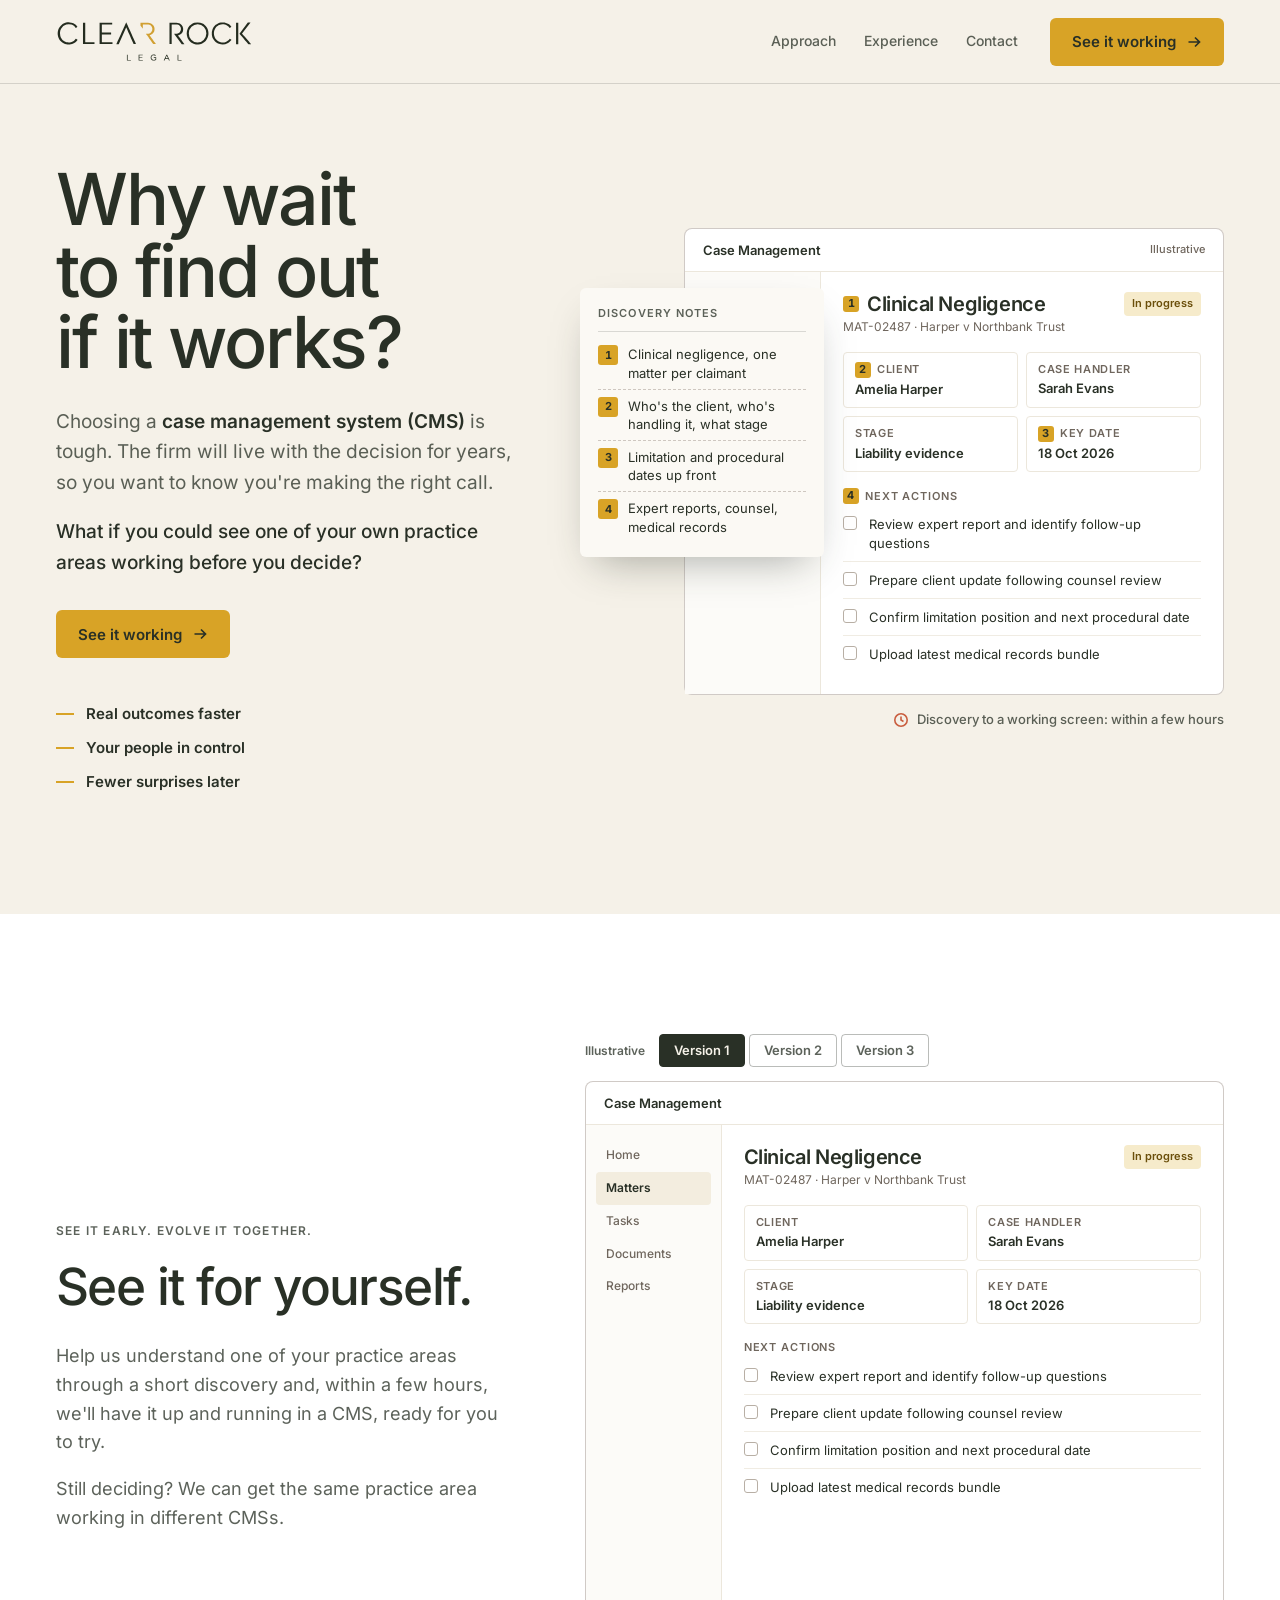
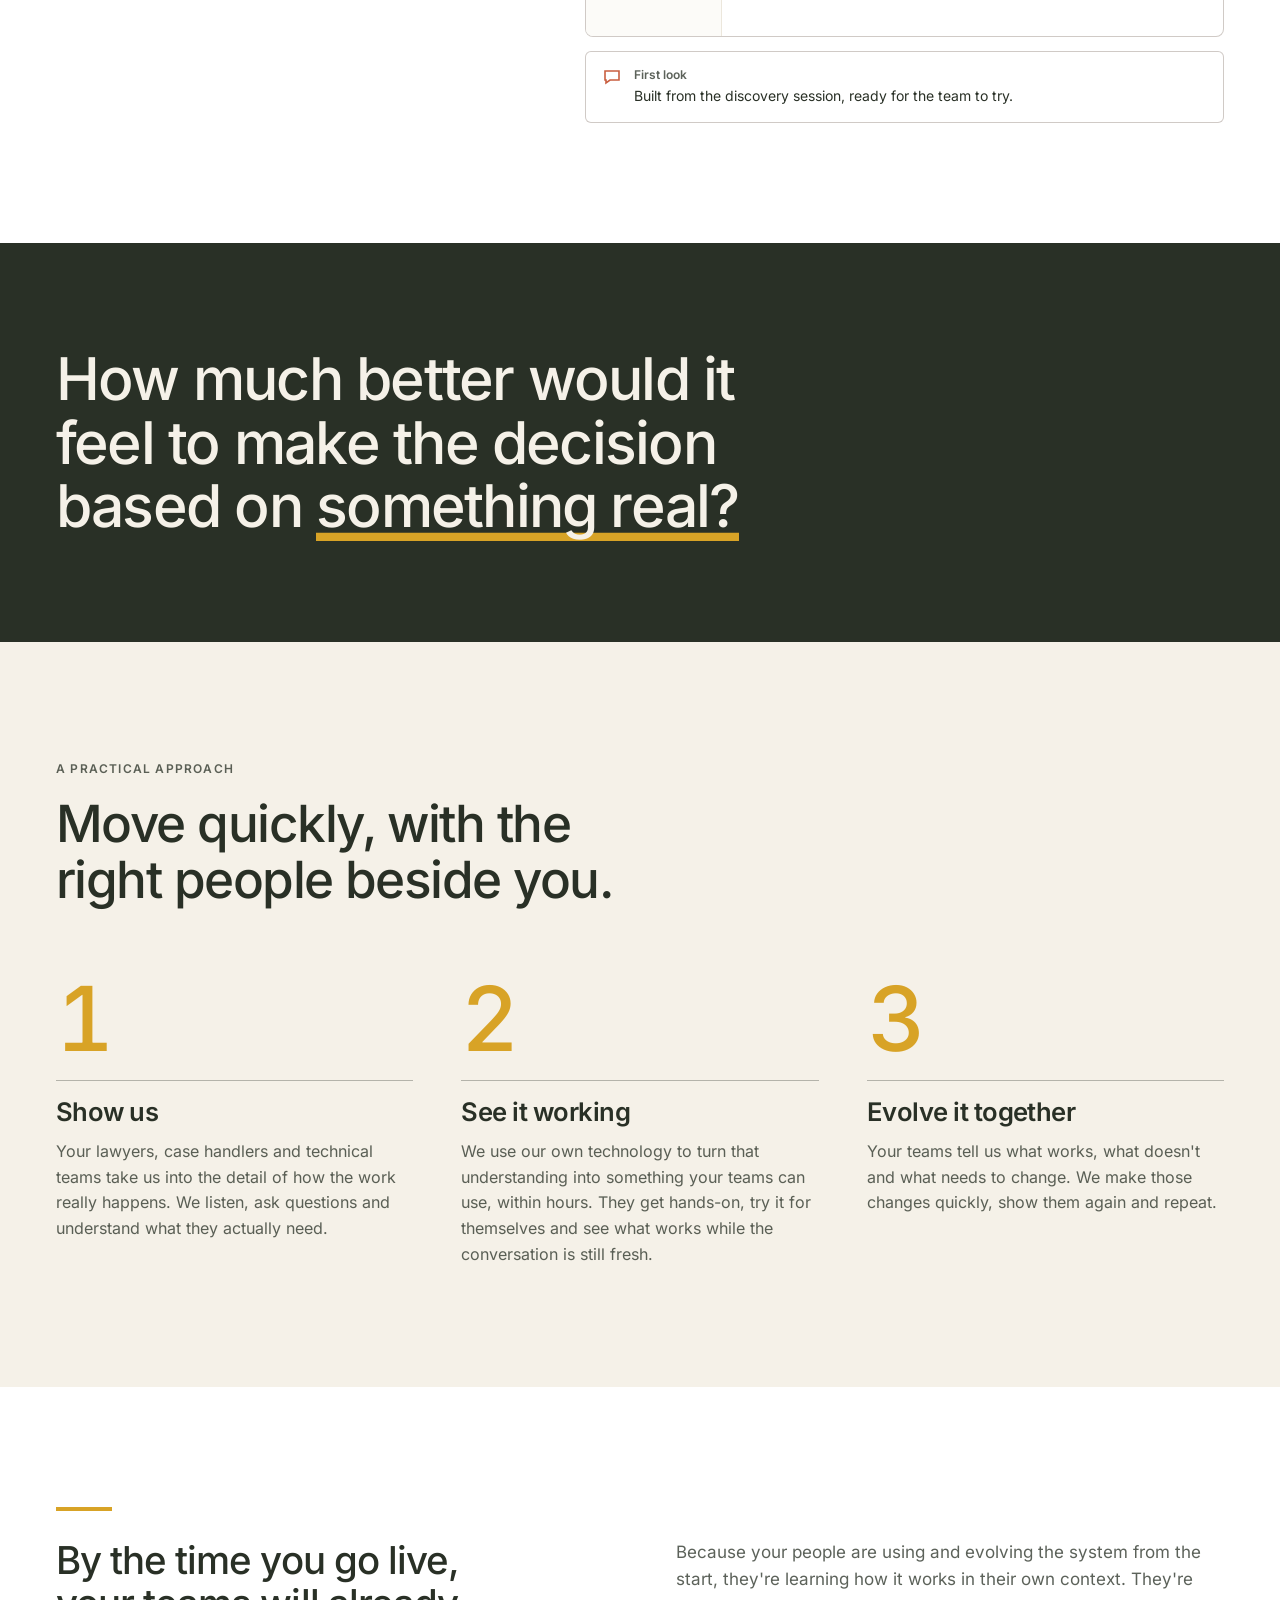
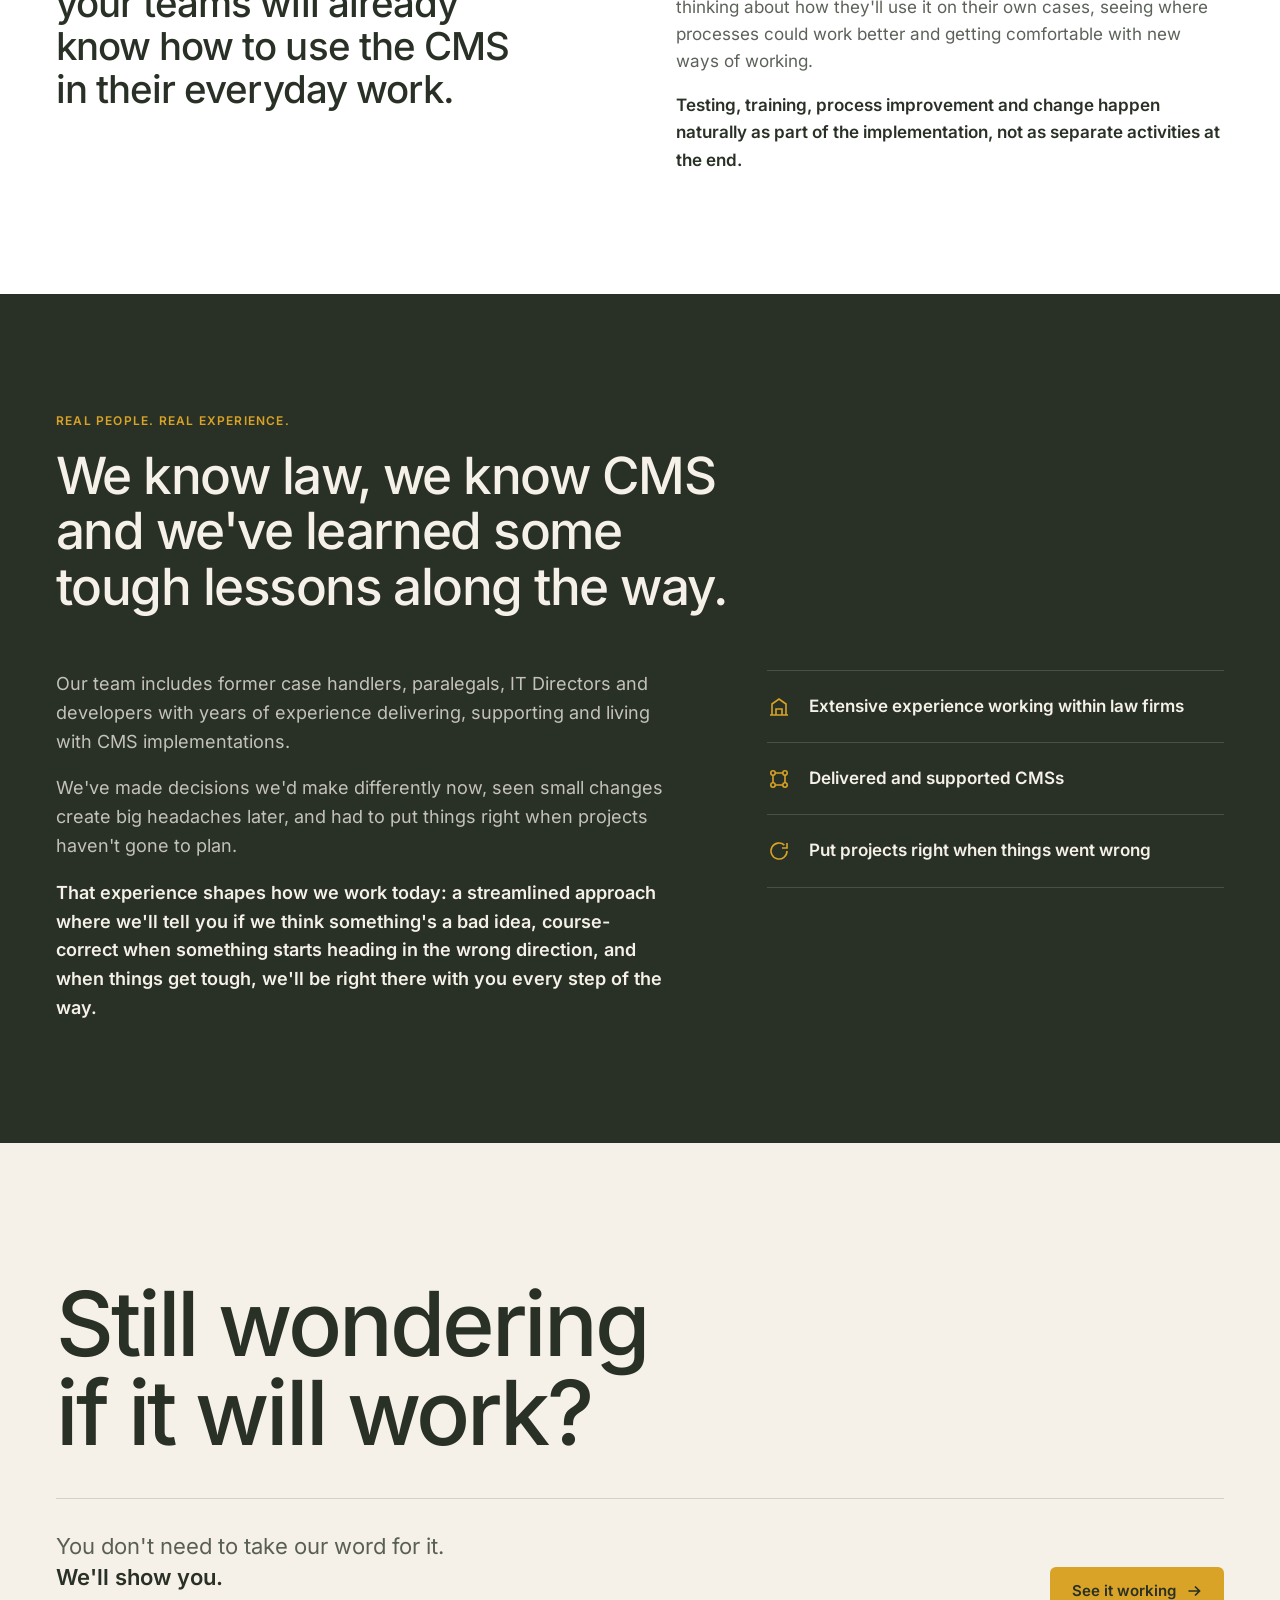
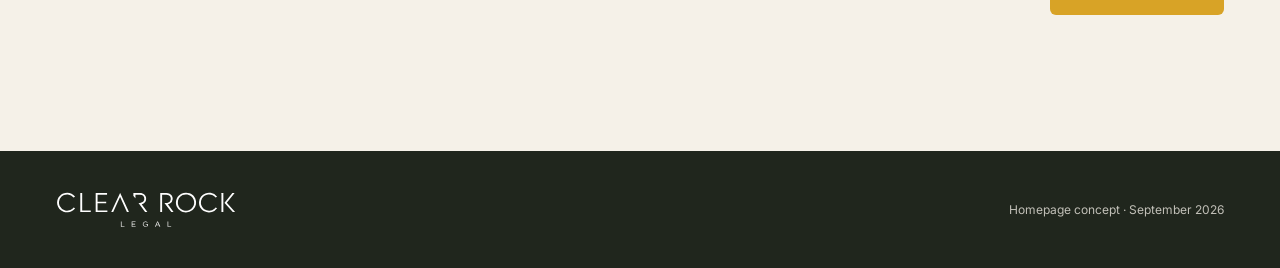
<file: mockups/share/clear-rock-homepage-concept.html>
<!doctype html>
<html lang="en">
<head>
  <meta charset="utf-8" />
  <meta name="viewport" content="width=device-width, initial-scale=1" />
  <title>Clear Rock Legal · Homepage concept</title>
  <meta name="description" content="Clear Rock gets case management systems working with your teams early, so you can see, use and evolve them together." />
  <style>
@font-face { font-family: Inter; font-weight: 400; font-display: swap; src: url("[data-uri]") format("woff2"); }
@font-face { font-family: Inter; font-weight: 500; font-display: swap; src: url("[data-uri]") format("woff2"); }
@font-face { font-family: Inter; font-weight: 600; font-display: swap; src: url("[data-uri]") format("woff2"); }
@font-face { font-family: Inter; font-weight: 700; font-display: swap; src: url("[data-uri]") format("woff2"); }

:root {
  --crl-olive: #293026;
  --crl-ivory: #F5F1E8;
  --crl-saffron: #D8A326;
  --crl-orange: #C95E3F;
  --crl-taupe: #978B80;
  --crl-white: #FFFFFF;
  --crl-font: Inter, system-ui, -apple-system, sans-serif;

  --olive-deep: #20261D;
  --ink-soft: rgba(41, 48, 38, 0.76);
  --line: rgba(41, 48, 38, 0.16);
  --line-strong: rgba(41, 48, 38, 0.32);
  --on-dark-soft: rgba(245, 241, 232, 0.76);
  --on-dark-line: rgba(245, 241, 232, 0.16);
  --paper: #FBF9F4;

  --content: 1240px;
  --gutter: 56px;
  --section: 120px;
  --header: 84px;
  --radius: 6px;
  --ease-out: cubic-bezier(0.16, 1, 0.3, 1);
}

*, *::before, *::after { box-sizing: border-box; }
html { scroll-behavior: smooth; scroll-padding-top: var(--header); }
body {
  margin: 0;
  font-family: var(--crl-font);
  font-size: 17px;
  line-height: 1.6;
  color: var(--crl-olive);
  background: var(--crl-ivory);
  -webkit-font-smoothing: antialiased;
  text-rendering: optimizeLegibility;
}
::selection { background: var(--crl-saffron); color: var(--crl-olive); }
a { color: inherit; }
img { display: block; max-width: 100%; }
p { margin: 0 0 1em; }
p:last-child { margin-bottom: 0; }
strong { font-weight: 600; color: var(--crl-olive); }
h1, h2, h3 { margin: 0; font-weight: 500; letter-spacing: -0.03em; text-wrap: balance; }
h1 { font-size: clamp(48px, 6.4vw, 88px); line-height: 1.0; }
h2 { font-size: clamp(36px, 4vw, 56px); line-height: 1.08; }
h3 { font-size: clamp(22px, 2vw, 28px); line-height: 1.2; font-weight: 600; letter-spacing: -0.02em; }
:focus-visible { outline: 2px solid var(--crl-saffron); outline-offset: 3px; border-radius: 2px; }

.wrap { width: min(var(--content), 100% - var(--gutter) * 2); margin-inline: auto; }
.sr { position: absolute; width: 1px; height: 1px; margin: -1px; overflow: hidden; clip: rect(0 0 0 0); white-space: nowrap; }

.eyebrow {
  font-size: 12px;
  font-weight: 600;
  line-height: 1.2;
  letter-spacing: 0.1em;
  text-transform: uppercase;
}

/* Header */
.site-header {
  position: sticky;
  top: 0;
  z-index: 30;
  height: var(--header);
  display: flex;
  align-items: center;
  background: var(--crl-ivory);
  border-bottom: 1px solid var(--line);
}
.nav { display: flex; align-items: center; justify-content: space-between; gap: 32px; }
.brand { display: block; width: 196px; flex: none; }
.brand img { width: 100%; height: auto; }
.nav-right { display: flex; align-items: center; gap: 32px; }
.nav-links { display: flex; gap: 28px; font-size: 14px; font-weight: 500; }
.nav-links a { text-decoration: none; color: var(--ink-soft); transition: color 0.2s; }
.nav-links a:hover { color: var(--crl-olive); }
.menu-toggle {
  display: none;
  width: 44px; height: 44px;
  border: 1px solid var(--line-strong);
  border-radius: var(--radius);
  background: transparent;
  color: var(--crl-olive);
  cursor: pointer;
  place-items: center;
}
.menu-toggle svg { width: 18px; height: 18px; }

/* Buttons */
.button {
  display: inline-flex;
  align-items: center;
  gap: 10px;
  min-height: 48px;
  padding: 0 22px;
  border-radius: var(--radius);
  background: var(--crl-saffron);
  color: var(--crl-olive);
  font: 600 15px/1 var(--crl-font);
  text-decoration: none;
  white-space: nowrap;
  border: 0;
  transition: background-color 0.2s, transform 0.2s var(--ease-out);
}
.button:hover { background: #C9961F; }
.button:active { transform: translateY(1px); }
.button svg { width: 16px; height: 16px; transition: transform 0.25s var(--ease-out); }
.button:hover svg { transform: translateX(3px); }
.button-dark { background: var(--crl-olive); color: var(--crl-ivory); }
.button-dark:hover { background: var(--olive-deep); }
.button-line { background: transparent; box-shadow: inset 0 0 0 1px var(--crl-olive); }
.button-line:hover { background: rgba(41, 48, 38, 0.06); }

/* Illustrative CMS screen (shared across mockups) */
.cms {
  background: var(--crl-white);
  border: 1px solid rgba(151, 139, 128, 0.45);
  border-radius: 8px;
  overflow: hidden;
  font-size: 13px;
  line-height: 1.4;
  color: var(--crl-olive);
}
.cms-top {
  display: flex; align-items: center; justify-content: space-between;
  padding: 12px 18px;
  border-bottom: 1px solid #ECE7DC;
  font-weight: 600;
  font-size: 13px;
}
.cms-top small { font-weight: 500; color: #6F665D; font-size: 11px; }
.cms-body { display: grid; grid-template-columns: 136px 1fr; }
.cms-nav { padding: 14px 10px; border-right: 1px solid #ECE7DC; background: #FCFBF8; }
.cms-nav div { padding: 8px 10px; border-radius: 4px; font-weight: 500; color: #6F665D; font-size: 12px; }
.cms-nav div.active { background: #F3EDDF; color: var(--crl-olive); font-weight: 600; }
.matter { padding: 20px 22px 22px; min-width: 0; }
.matter-head { display: flex; justify-content: space-between; align-items: flex-start; gap: 12px; }
.matter-head h3 { margin: 0; font-size: 20px; font-weight: 600; letter-spacing: -0.02em; }
.matter-sub { color: #6F665D; font-size: 12px; margin-top: 3px; }
.status {
  flex: none;
  font-size: 11px; font-weight: 600;
  padding: 4px 8px;
  border-radius: 4px;
  background: #F6EBCB;
  color: #6B4F0B;
}
.meta { display: grid; grid-template-columns: 1fr 1fr; gap: 8px; margin: 16px 0; }
.meta-card { border: 1px solid #ECE7DC; border-radius: 4px; padding: 9px 11px; }
.meta-card > span:first-child { display: block; font-size: 11px; font-weight: 600; letter-spacing: 0.06em; text-transform: uppercase; color: #6F665D; margin-bottom: 2px; }
.meta-card strong { font-size: 13px; font-weight: 600; }
.actions-label { font-size: 11px; font-weight: 600; letter-spacing: 0.08em; text-transform: uppercase; color: #6F665D; margin: 4px 0 2px; }
.task { display: grid; grid-template-columns: 16px 1fr; gap: 10px; align-items: start; padding: 9px 0; border-bottom: 1px solid #F0ECE3; }
.task:last-of-type { border-bottom: 0; }
.box { width: 14px; height: 14px; margin-top: 1px; border: 1.5px solid #B8AFA5; border-radius: 3px; }
.cms-caption { font-size: 12px; color: var(--ink-soft); margin-top: 12px; }

/* Footer */
.site-footer { background: var(--olive-deep); color: var(--on-dark-soft); padding: 40px 0; }
.footer-grid { display: flex; align-items: center; justify-content: space-between; gap: 24px; }
.footer-brand { width: 180px; }
.footer-small { font-size: 12px; }

@media (max-width: 960px) {
  :root { --gutter: 22px; --section: 76px; --header: 72px; }
  body { font-size: 16px; }
  .brand { width: 164px; }
  .menu-toggle { display: grid; }
  .nav-right {
    position: absolute; top: var(--header); left: 0; right: 0;
    display: none;
    flex-direction: column; align-items: stretch; gap: 8px;
    padding: 8px var(--gutter) 20px;
    background: var(--crl-ivory);
    border-bottom: 1px solid var(--line);
  }
  .nav-right.open { display: flex; }
  .nav-links { flex-direction: column; gap: 0; font-size: 16px; }
  .nav-links a { padding: 12px 0; border-bottom: 1px solid var(--line); }
  .nav-right .button { justify-content: center; margin-top: 8px; }
  .cms-body { grid-template-columns: minmax(0, 1fr); }
  .cms-nav { display: flex; gap: 2px; overflow-x: auto; border-right: 0; border-bottom: 1px solid #ECE7DC; }
  .cms-nav div { white-space: nowrap; }
  .footer-grid { flex-direction: column; align-items: flex-start; }
}

@media (prefers-reduced-motion: reduce) {
  *, *::before, *::after { animation-duration: 0.01ms !important; animation-iteration-count: 1 !important; transition-duration: 0.01ms !important; scroll-behavior: auto !important; }
}

  </style>
  <style>
    /* D: combined. C's hero, B's versioned screen, A's question band, C's numerals, A's payoff, experience and close. */

    /* Hero: discovery notes turned into a working matter screen */
    .hero { padding: 80px 0 var(--section); }
    .hero-grid { display: grid; grid-template-columns: minmax(0, 5fr) minmax(0, 7fr); gap: 64px; align-items: center; }
    .hero h1 { font-size: clamp(48px, 5.6vw, 80px); max-width: 8.5em; }
    .hero-copy { font-size: 19px; color: var(--ink-soft); margin-top: 28px; max-width: 28em; }
    .hero-copy .ask { color: var(--crl-olive); font-weight: 500; }
    .hero-actions { margin-top: 32px; }
    .proof-row { list-style: none; padding: 0; margin: 44px 0 0; display: grid; gap: 10px; font-size: 15px; font-weight: 600; }
    .proof-row li { display: flex; align-items: center; gap: 12px; }
    .proof-row li::before { content: ""; width: 18px; height: 2px; background: var(--crl-saffron); }

    .build { position: relative; padding: 0 0 0 104px; }
    .notes {
      position: absolute; left: 0; top: 60px; z-index: 2;
      width: 244px;
      background: var(--paper);
      border-radius: 6px;
      box-shadow: 0 18px 40px -16px rgba(41, 48, 38, 0.4);
      padding: 18px 18px 14px;
      font-size: 13px;
      line-height: 1.4;
    }
    .notes-head { display: flex; justify-content: space-between; gap: 12px; font-size: 11px; font-weight: 600; letter-spacing: 0.1em; text-transform: uppercase; color: var(--ink-soft); padding-bottom: 10px; margin-bottom: 6px; border-bottom: 1px solid var(--line); }
    .notes ol { list-style: none; margin: 0; padding: 0; }
    .notes li { display: grid; grid-template-columns: 20px 1fr; gap: 10px; padding: 7px 0; border-bottom: 1px dashed rgba(151, 139, 128, 0.45); }
    .notes li:last-child { border-bottom: 0; }
    .pin {
      display: inline-grid; place-items: center;
      width: 20px; height: 20px;
      border-radius: 3px;
      background: var(--crl-saffron);
      color: var(--crl-olive);
      font-size: 11px; font-weight: 700;
      font-variant-numeric: tabular-nums;
    }
    .cms .pin { width: 16px; height: 16px; flex: none; font-style: normal; }
    .title-row { display: flex; align-items: center; gap: 8px; }
    .meta-card > span.lbl, .actions-label.lbl { display: flex; align-items: center; gap: 6px; }
    .build .cms { position: relative; overflow: visible; }
    .build-caption { display: flex; justify-content: flex-end; align-items: center; gap: 10px; margin-top: 14px; font-size: 13px; font-weight: 500; color: var(--ink-soft); }
    .build-time { display: inline-flex; align-items: center; gap: 8px; }
    .build-caption svg { width: 16px; height: 16px; color: var(--crl-orange); }
    .fill { position: relative; }
    .fill::after {
      content: "";
      position: absolute; inset: 0 -2px;
      background: #EEE8DC;
      border-radius: 3px;
      animation: lift 0.6s var(--ease-out) both;
      animation-delay: var(--d, 0.3s);
    }
    @keyframes lift { from { opacity: 1; transform: scaleX(1); } to { opacity: 0; transform: scaleX(0.92); } }
    .build .pin-in { animation: pinin 0.5s var(--ease-out) both; animation-delay: var(--d, 0.3s); }
    @keyframes pinin { from { opacity: 0; transform: scale(0.6); } to { opacity: 1; transform: scale(1); } }

    /* See it: the screen evolves version by version */
    .see { background: var(--crl-white); padding: var(--section) 0; }
    .see-grid { display: grid; grid-template-columns: minmax(0, 5fr) minmax(0, 7fr); gap: 72px; align-items: center; }
    .see .eyebrow { color: var(--ink-soft); margin-bottom: 20px; }
    .see-copy { font-size: 18px; color: var(--ink-soft); margin-top: 28px; max-width: 30em; }
    .versions { display: flex; align-items: center; gap: 4px; margin-bottom: 14px; }
    .versions-label { font-size: 12px; font-weight: 600; color: var(--ink-soft); margin-right: 10px; }
    .versions button {
      font: 600 13px/1 var(--crl-font);
      color: var(--ink-soft);
      background: transparent;
      border: 1px solid var(--line-strong);
      border-radius: 4px;
      padding: 9px 14px;
      cursor: pointer;
      transition: background-color 0.2s, color 0.2s, border-color 0.2s;
    }
    .versions button:hover { color: var(--crl-olive); border-color: var(--crl-olive); }
    .versions button[aria-selected="true"] { background: var(--crl-olive); border-color: var(--crl-olive); color: var(--crl-ivory); }
    .feedback {
      display: flex; gap: 12px; align-items: flex-start;
      margin-top: 14px;
      padding: 14px 16px;
      background: var(--crl-white);
      border: 1px solid rgba(151, 139, 128, 0.45);
      border-radius: 6px;
      font-size: 14px;
      line-height: 1.45;
      min-height: 72px;
    }
    .feedback svg { width: 20px; height: 20px; flex: none; color: var(--crl-orange); margin-top: 1px; }
    .feedback b { font-weight: 600; display: block; font-size: 12px; color: var(--ink-soft); margin-bottom: 2px; }
    .feedback .fb-text { transition: opacity 0.3s; }

    /* Three versions stacked in one cell so the panel never jumps; the active one fades in */
    .cms-stack { display: grid; }
    .view { grid-area: 1 / 1; opacity: 0; visibility: hidden; transform: translateY(6px); transition: opacity 0.5s var(--ease-out), transform 0.5s var(--ease-out), visibility 0s linear 0.5s; }
    .view { display: flex; flex-direction: column; }
    .view > .cms-body { flex: 1; }
    .view.on { opacity: 1; visibility: visible; transform: none; transition-delay: 0s; }

    /* Version 2: the limitation date gets its own strip; details drop to one row */
    .date-strip { display: flex; align-items: baseline; flex-wrap: wrap; gap: 4px 14px; margin: 16px 0 12px; padding: 12px 14px; background: #F6EBCB; border-radius: 4px; }
    .date-strip span { font-size: 11px; font-weight: 600; letter-spacing: 0.06em; text-transform: uppercase; color: #6B4F0B; }
    .date-strip strong { font-size: 20px; letter-spacing: -0.02em; }
    .date-strip em { font-style: normal; font-size: 12px; color: #5E564E; margin-left: auto; }
    .meta.meta-3 { grid-template-columns: repeat(3, minmax(0, 1fr)); margin-top: 0; }

    /* Version 3: stage tracker, details beside an evidence panel, first task ticked */
    .tracker { display: grid; grid-template-columns: repeat(5, 1fr); margin: 16px 0 14px; padding: 12px 0 10px; border-top: 1px solid #ECE7DC; border-bottom: 1px solid #ECE7DC; }
    .tracker li { list-style: none; position: relative; display: grid; justify-items: center; gap: 6px; font-size: 11px; line-height: 1.25; font-weight: 500; color: #6F665D; text-align: center; }
    .tracker li::before { content: ""; position: absolute; top: 5px; left: -50%; width: 100%; height: 2px; background: #E4DDD0; z-index: 0; }
    .tracker li:first-child::before { display: none; }
    .tracker li.done::before, .tracker li.now::before { background: var(--crl-olive); }
    .tracker i { position: relative; z-index: 1; width: 12px; height: 12px; border-radius: 50%; background: #fff; border: 2px solid #D4CCBF; }
    .tracker li.done i { background: var(--crl-olive); border-color: var(--crl-olive); }
    .tracker li.now i { background: var(--crl-saffron); border-color: var(--crl-olive); }
    .tracker li.now { color: var(--crl-olive); font-weight: 600; }
    .split { display: grid; grid-template-columns: minmax(0, 1fr) minmax(0, 1.2fr); gap: 14px; margin-bottom: 12px; }
    .facts { margin: 0; display: grid; gap: 10px; align-content: start; }
    .facts div { display: grid; gap: 1px; }
    .facts dt { font-size: 11px; font-weight: 600; letter-spacing: 0.06em; text-transform: uppercase; color: #6F665D; }
    .facts dd { margin: 0; font-weight: 600; }
    .evidence { border: 1px solid #ECE7DC; border-radius: 4px; padding: 10px 12px; }
    .evidence .actions-label { margin-top: 0; }
    .evidence div { display: flex; justify-content: space-between; align-items: center; gap: 10px; padding: 6px 0; border-top: 1px solid #F0ECE3; }
    .evidence div:first-of-type { border-top: 0; }
    .evidence b { font-weight: 600; }
    .tag { font-size: 11px; font-weight: 600; padding: 2px 7px; border-radius: 3px; background: #EEF0EA; color: #3F4A3A; white-space: nowrap; }
    .tag.ok { background: var(--crl-olive); color: var(--crl-ivory); }
    .tag.due { background: #F6EBCB; color: #6B4F0B; }
    .task .box.done { background: var(--crl-olive); border-color: var(--crl-olive); position: relative; }
    .task .box.done::after { content: ""; position: absolute; left: 3.5px; top: 0.5px; width: 4px; height: 8px; border: solid var(--crl-ivory); border-width: 0 1.6px 1.6px 0; transform: rotate(45deg); }
    .task.done-row span:last-child { color: #8A8177; text-decoration: line-through; text-decoration-color: rgba(41,48,38,0.35); }

    /* The question band */
    .ask-band { background: var(--crl-olive); color: var(--crl-ivory); padding: 104px 0; }
    .ask-band p {
      margin: 0;
      font-size: clamp(34px, 4.6vw, 64px);
      line-height: 1.08;
      letter-spacing: -0.03em;
      font-weight: 500;
      max-width: 17em;
      text-wrap: balance;
    }
    .ask-band .mark { box-shadow: inset 0 -0.14em 0 var(--crl-saffron); }

    /* Approach: large numerals, then the payoff */
    .approach { padding: var(--section) 0; }
    .approach .eyebrow { color: var(--ink-soft); margin-bottom: 20px; }
    .approach h2 { max-width: 14em; }
    .steps { list-style: none; padding: 0; margin: 72px 0 0; display: grid; grid-template-columns: repeat(3, minmax(0, 1fr)); gap: 48px; }
    .step-no { font-size: clamp(64px, 7vw, 104px); line-height: 0.9; font-weight: 500; letter-spacing: -0.05em; color: var(--crl-saffron); display: block; margin-bottom: 20px; font-variant-numeric: tabular-nums; }
    .step h3 { margin-bottom: 12px; padding-top: 16px; border-top: 1px solid var(--line-strong); }
    .step p { color: var(--ink-soft); font-size: 16px; }
    .payoff-band { background: var(--crl-white); padding: var(--section) 0; }
    .payoff { display: grid; grid-template-columns: minmax(0, 6fr) minmax(0, 6fr); gap: 72px; }
    .payoff h3 { font-size: clamp(28px, 3vw, 40px); line-height: 1.12; font-weight: 500; letter-spacing: -0.025em; }
    .payoff h3::before { content: ""; display: block; width: 56px; height: 4px; background: var(--crl-saffron); margin-bottom: 28px; }
    .payoff-copy { color: var(--ink-soft); padding-top: 32px; }
    .payoff-copy p:last-child { color: var(--crl-olive); font-weight: 600; }

    /* Experience */
    .experience { background: var(--crl-olive); color: var(--crl-ivory); padding: var(--section) 0; }
    .experience .eyebrow { color: var(--crl-saffron); margin-bottom: 20px; }
    .experience h2 { max-width: 17em; }
    .exp-grid { display: grid; grid-template-columns: minmax(0, 7fr) minmax(0, 5fr); gap: 72px; margin-top: 56px; }
    .exp-copy { color: var(--on-dark-soft); font-size: 18px; max-width: 34em; }
    .exp-copy strong { color: var(--crl-ivory); font-weight: 600; }
    .exp-list { list-style: none; margin: 0; padding: 0; border-top: 1px solid var(--on-dark-line); align-self: start; }
    .exp-list li { display: flex; gap: 18px; align-items: center; padding: 22px 0; border-bottom: 1px solid var(--on-dark-line); font-weight: 600; font-size: 17px; }
    .exp-list svg { width: 24px; height: 24px; flex: none; color: var(--crl-saffron); }

    /* Close */
    .cta { padding: 136px 0; }
    .cta h2 { font-size: clamp(48px, 7vw, 96px); line-height: 1; letter-spacing: -0.035em; max-width: 10em; }
    .cta-row { display: flex; justify-content: space-between; align-items: end; gap: 40px; margin-top: 40px; padding-top: 32px; border-top: 1px solid var(--line); }
    .cta-row p { font-size: 22px; line-height: 1.4; color: var(--ink-soft); }
    .cta-row strong { display: block; color: var(--crl-olive); }

    @media (max-width: 960px) {
      .hero { padding-top: 48px; }
      .hero-grid, .see-grid, .payoff, .exp-grid { grid-template-columns: 1fr; gap: 40px; }
      .hero-copy { font-size: 18px; }
      .build { padding: 0; }
      .notes { position: relative; top: 0; width: auto; margin-bottom: 16px; }
      .build-caption { justify-content: flex-start; }
      .versions-label { display: none; }
      .versions button { padding: 9px 12px; flex: 1; }
      .meta.meta-3, .split { grid-template-columns: 1fr; }
      .date-strip em { margin-left: 0; flex-basis: 100%; }
      .tracker li:not(.now) span { display: none; }
      .ask-band { padding: 72px 0; }
      .steps { grid-template-columns: 1fr; gap: 40px; margin-top: 48px; }
      .payoff-copy { padding-top: 0; }
      .cta { padding: 88px 0; }
      .cta-row { flex-direction: column; align-items: flex-start; }
    }
  </style>
</head>
<body>
  <header class="site-header">
    <div class="wrap nav">
      <a class="brand" href="#top" aria-label="Clear Rock Legal home"><img src="[data-uri]" alt="Clear Rock Legal" /></a>
      <button class="menu-toggle" type="button" aria-expanded="false" aria-controls="primary-nav">
        <svg viewBox="0 0 18 18" fill="none" stroke="currentColor" stroke-width="1.6" aria-hidden="true"><path d="M2 5h14M2 9h14M2 13h14"/></svg>
        <span class="sr">Menu</span>
      </button>
      <nav class="nav-right" id="primary-nav" aria-label="Primary">
        <div class="nav-links">
          <a href="#approach">Approach</a>
          <a href="#experience">Experience</a>
          <a href="#contact">Contact</a>
        </div>
        <a class="button" href="#contact">See it working <svg viewBox="0 0 16 16" fill="none" stroke="currentColor" stroke-width="1.7" aria-hidden="true"><path d="M2.5 8h11M9 3.5 13.5 8 9 12.5"/></svg></a>
      </nav>
    </div>
  </header>

  <main id="top">
    <section class="hero">
      <div class="wrap hero-grid">
        <div>
          <h1>Why wait to find out if it works?</h1>
          <div class="hero-copy">
            <p>Choosing a <strong>case management system (CMS)</strong> is tough. The firm will live with the decision for years, so you want to know you're making the right call.</p>
            <p class="ask">What if you could see one of your own practice areas working before you decide?</p>
          </div>
          <div class="hero-actions">
            <a class="button" href="#see">See it working <svg viewBox="0 0 16 16" fill="none" stroke="currentColor" stroke-width="1.7" aria-hidden="true"><path d="M2.5 8h11M9 3.5 13.5 8 9 12.5"/></svg></a>
          </div>
          <ul class="proof-row">
            <li>Real outcomes faster</li>
            <li>Your people in control</li>
            <li>Fewer surprises later</li>
          </ul>
        </div>

        <div class="build" aria-label="Illustrative: discovery notes turned into a working matter screen">
          <div class="notes">
            <div class="notes-head">Discovery notes</div>
            <ol>
              <li><span class="pin">1</span><span>Clinical negligence, one matter per claimant</span></li>
              <li><span class="pin">2</span><span>Who's the client, who's handling it, what stage</span></li>
              <li><span class="pin">3</span><span>Limitation and procedural dates up front</span></li>
              <li><span class="pin">4</span><span>Expert reports, counsel, medical records</span></li>
            </ol>
          </div>
          <div class="cms">
            <div class="cms-top">Case Management <small>Illustrative</small></div>
            <div class="cms-body">
              <div class="cms-nav"><div>Home</div><div class="active">Matters</div><div>Tasks</div><div>Documents</div><div>Reports</div></div>
              <div class="matter">
                <div class="matter-head">
                  <div>
                    <div class="title-row"><i class="pin pin-in" style="--d:0.5s">1</i><h3 class="fill" style="--d:0.5s">Clinical Negligence</h3></div>
                    <div class="matter-sub fill" style="--d:0.7s">MAT-02487 · Harper v Northbank Trust</div>
                  </div>
                  <span class="status fill" style="--d:0.9s">In progress</span>
                </div>
                <div class="meta">
                  <div class="meta-card"><span class="lbl"><i class="pin pin-in" style="--d:1.1s">2</i>Client</span><strong class="fill" style="--d:1.1s">Amelia Harper</strong></div>
                  <div class="meta-card"><span>Case handler</span><strong class="fill" style="--d:1.25s">Sarah Evans</strong></div>
                  <div class="meta-card"><span>Stage</span><strong class="fill" style="--d:1.4s">Liability evidence</strong></div>
                  <div class="meta-card"><span class="lbl"><i class="pin pin-in" style="--d:1.6s">3</i>Key date</span><strong class="fill" style="--d:1.6s">18 Oct 2026</strong></div>
                </div>
                <div class="task-group">
                  <div class="actions-label lbl"><i class="pin pin-in" style="--d:1.9s">4</i>Next actions</div>
                  <div class="task"><span class="box"></span><span class="fill" style="--d:1.9s">Review expert report and identify follow-up questions</span></div>
                  <div class="task"><span class="box"></span><span class="fill" style="--d:2.05s">Prepare client update following counsel review</span></div>
                  <div class="task"><span class="box"></span><span class="fill" style="--d:2.2s">Confirm limitation position and next procedural date</span></div>
                  <div class="task"><span class="box"></span><span class="fill" style="--d:2.35s">Upload latest medical records bundle</span></div>
                </div>
              </div>
            </div>
          </div>
          <div class="build-caption">
            <span class="build-time"><svg viewBox="0 0 16 16" fill="none" stroke="currentColor" stroke-width="1.6" aria-hidden="true"><circle cx="8" cy="8" r="6.2"/><path d="M8 4.5V8l2.5 1.5"/></svg>
Discovery to a working screen: within a few hours</span>
          </div>
        </div>
      </div>
    </section>

    <section class="see" id="see">
      <div class="wrap see-grid">
        <div>
          <div class="eyebrow">See it early. Evolve it together.</div>
          <h2>See it for yourself.</h2>
          <div class="see-copy">
            <p>Help us understand one of your practice areas through a short discovery and, within a few hours, we'll have it up and running in a CMS, ready for you to try.</p>
            <p>Still deciding? We can get the same practice area working in different CMSs.</p>
          </div>
        </div>
        <div id="versioned">
          <div class="versions" role="tablist" aria-label="Versions of the illustrative matter screen">
            <span class="versions-label">Illustrative</span>
            <button type="button" role="tab" aria-selected="true" data-v="1">Version 1</button>
            <button type="button" role="tab" aria-selected="false" data-v="2">Version 2</button>
            <button type="button" role="tab" aria-selected="false" data-v="3">Version 3</button>
          </div>
          <div class="cms cms-stack" id="cms" aria-live="polite">
            <div class="view on" data-v="1">
              <div class="cms-top">Case Management</div>
              <div class="cms-body">
                <div class="cms-nav"><div>Home</div><div class="active">Matters</div><div>Tasks</div><div>Documents</div><div>Reports</div></div>
                <div class="matter">
                  <div class="matter-head">
                    <div><h3>Clinical Negligence</h3><div class="matter-sub">MAT-02487 · Harper v Northbank Trust</div></div>
                    <span class="status">In progress</span>
                  </div>
                  <div class="meta">
                    <div class="meta-card"><span>Client</span><strong>Amelia Harper</strong></div>
                    <div class="meta-card"><span>Case handler</span><strong>Sarah Evans</strong></div>
                    <div class="meta-card"><span>Stage</span><strong>Liability evidence</strong></div>
                    <div class="meta-card"><span>Key date</span><strong>18 Oct 2026</strong></div>
                  </div>
                  <div class="actions-label">Next actions</div>
                  <div class="task"><span class="box"></span><span>Review expert report and identify follow-up questions</span></div>
                  <div class="task"><span class="box"></span><span>Prepare client update following counsel review</span></div>
                  <div class="task"><span class="box"></span><span>Confirm limitation position and next procedural date</span></div>
                  <div class="task"><span class="box"></span><span>Upload latest medical records bundle</span></div>
                </div>
              </div>
            </div>

            <div class="view" data-v="2" aria-hidden="true">
              <div class="cms-top">Case Management</div>
              <div class="cms-body">
                <div class="cms-nav"><div>Home</div><div class="active">Matters</div><div>Tasks</div><div>Documents</div><div>Reports</div></div>
                <div class="matter">
                  <div class="matter-head">
                    <div><h3>Clinical Negligence</h3><div class="matter-sub">MAT-02487 · Harper v Northbank Trust</div></div>
                    <span class="status">In progress</span>
                  </div>
                  <div class="date-strip"><span>Limitation date</span><strong>18 Oct 2026</strong><em>Next procedural date to confirm</em></div>
                  <div class="meta meta-3">
                    <div class="meta-card"><span>Client</span><strong>Amelia Harper</strong></div>
                    <div class="meta-card"><span>Case handler</span><strong>Sarah Evans</strong></div>
                    <div class="meta-card"><span>Stage</span><strong>Liability evidence</strong></div>
                  </div>
                  <div class="actions-label">Next actions</div>
                  <div class="task"><span class="box"></span><span>Review expert report and identify follow-up questions</span></div>
                  <div class="task"><span class="box"></span><span>Prepare client update following counsel review</span></div>
                  <div class="task"><span class="box"></span><span>Confirm limitation position and next procedural date</span></div>
                  <div class="task"><span class="box"></span><span>Upload latest medical records bundle</span></div>
                </div>
              </div>
            </div>

            <div class="view" data-v="3" aria-hidden="true">
              <div class="cms-top">Case Management</div>
              <div class="cms-body">
                <div class="cms-nav"><div>Home</div><div class="active">Matters</div><div>Tasks</div><div>Documents</div><div>Reports</div></div>
                <div class="matter">
                  <div class="matter-head">
                    <div><h3>Clinical Negligence</h3><div class="matter-sub">MAT-02487 · Harper v Northbank Trust</div></div>
                    <span class="status">In progress</span>
                  </div>
                  <ol class="tracker" aria-label="Matter stages">
                    <li class="done"><i></i><span>Instruction</span></li>
                    <li class="done"><i></i><span>Investigation</span></li>
                    <li class="now"><i></i><span>Liability evidence</span></li>
                    <li><i></i><span>Quantum</span></li>
                    <li><i></i><span>Settlement</span></li>
                  </ol>
                  <div class="split">
                    <dl class="facts">
                      <div><dt>Client</dt><dd>Amelia Harper</dd></div>
                      <div><dt>Case handler</dt><dd>Sarah Evans</dd></div>
                      <div><dt>Limitation date</dt><dd>18 Oct 2026</dd></div>
                    </dl>
                    <div class="evidence">
                      <div class="actions-label">Evidence</div>
                      <div><b>Expert report</b><span class="tag ok">Received</span></div>
                      <div><b>Counsel</b><span class="tag">Review booked</span></div>
                      <div><b>Medical records</b><span class="tag due">Bundle due</span></div>
                    </div>
                  </div>
                  <div class="actions-label">Next actions</div>
                  <div class="task done-row"><span class="box done"></span><span>Review expert report and identify follow-up questions</span></div>
                  <div class="task"><span class="box"></span><span>Prepare client update following counsel review</span></div>
                  <div class="task"><span class="box"></span><span>Confirm limitation position and next procedural date</span></div>
                  <div class="task"><span class="box"></span><span>Upload latest medical records bundle</span></div>
                </div>
              </div>
            </div>
          </div>
          <div class="feedback" id="feedback">
            <svg viewBox="0 0 20 20" fill="none" stroke="currentColor" stroke-width="1.6" aria-hidden="true"><path d="M3 4h14v9H8l-4 3v-3H3z"/></svg>
            <div class="fb-text"><b>First look</b><span>Built from the discovery session, ready for the team to try.</span></div>
          </div>
        </div>
      </div>
    </section>

    <section class="ask-band" aria-label="The question">
      <div class="wrap">
        <p>How much better would it feel to make the decision based on <span class="mark">something real?</span></p>
      </div>
    </section>

    <section class="approach" id="approach">
      <div class="wrap">
        <div class="eyebrow">A practical approach</div>
        <h2>Move quickly, with the right people beside you.</h2>
        <ol class="steps">
          <li class="step"><span class="step-no" aria-hidden="true">1</span><h3>Show us</h3><p>Your lawyers, case handlers and technical teams take us into the detail of how the work really happens. We listen, ask questions and understand what they actually need.</p></li>
          <li class="step"><span class="step-no" aria-hidden="true">2</span><h3>See it working</h3><p>We use our own technology to turn that understanding into something your teams can use, within hours. They get hands-on, try it for themselves and see what works while the conversation is still fresh.</p></li>
          <li class="step"><span class="step-no" aria-hidden="true">3</span><h3>Evolve it together</h3><p>Your teams tell us what works, what doesn't and what needs to change. We make those changes quickly, show them again and repeat.</p></li>
        </ol>
      </div>
    </section>

    <section class="payoff-band">
      <div class="wrap">
        <div class="payoff">
          <h3>By the time you go live, your teams will already know how to use the CMS in their everyday work.</h3>
          <div class="payoff-copy">
            <p>Because your people are using and evolving the system from the start, they're learning how it works in their own context. They're thinking about how they'll use it on their own cases, seeing where processes could work better and getting comfortable with new ways of working.</p>
            <p>Testing, training, process improvement and change happen naturally as part of the implementation, not as separate activities at the end.</p>
          </div>
        </div>
      </div>
    </section>

    <section class="experience" id="experience">
      <div class="wrap">
        <div class="eyebrow">Real people. Real experience.</div>
        <h2>We know law, we know CMS and we've learned some tough lessons along the way.</h2>
        <div class="exp-grid">
          <div class="exp-copy">
            <p>Our team includes former case handlers, paralegals, IT Directors and developers with years of experience delivering, supporting and living with CMS implementations.</p>
            <p>We've made decisions we'd make differently now, seen small changes create big headaches later, and had to put things right when projects haven't gone to plan.</p>
            <p><strong>That experience shapes how we work today: a streamlined approach where we'll tell you if we think something's a bad idea, course-correct when something starts heading in the wrong direction, and when things get tough, we'll be right there with you every step of the way.</strong></p>
          </div>
          <ul class="exp-list">
            <li><svg viewBox="0 0 24 24" fill="none" stroke="currentColor" stroke-width="1.6" aria-hidden="true"><path d="M3 20h18M5 20V9l7-5 7 5v11M9 20v-6h6v6"/></svg>Extensive experience working within law firms</li>
            <li><svg viewBox="0 0 24 24" fill="none" stroke="currentColor" stroke-width="1.6" aria-hidden="true"><circle cx="6" cy="6" r="2.2"/><circle cx="18" cy="6" r="2.2"/><circle cx="6" cy="18" r="2.2"/><circle cx="18" cy="18" r="2.2"/><path d="M8.2 6h7.6M6 8.2v7.6M18 8.2v7.6M8.2 18h7.6"/></svg>Delivered and supported CMSs</li>
            <li><svg viewBox="0 0 24 24" fill="none" stroke="currentColor" stroke-width="1.6" aria-hidden="true"><path d="M20 12a8 8 0 1 1-2.6-5.9"/><path d="M20 4v5h-5"/></svg>Put projects right when things went wrong</li>
          </ul>
        </div>
      </div>
    </section>

    <section class="cta" id="contact">
      <div class="wrap">
        <h2>Still wondering if it will work?</h2>
        <div class="cta-row">
          <p>You don't need to take our word for it.<strong>We'll show you.</strong></p>
          <a class="button" href="mailto:neil@crlegal.co.uk">See it working <svg viewBox="0 0 16 16" fill="none" stroke="currentColor" stroke-width="1.7" aria-hidden="true"><path d="M2.5 8h11M9 3.5 13.5 8 9 12.5"/></svg></a>
        </div>
      </div>
    </section>
  </main>

  <footer class="site-footer">
    <div class="wrap footer-grid">
      <img class="footer-brand" src="[data-uri]" alt="Clear Rock Legal" />
      <div class="footer-small">Homepage concept · September 2026</div>
    </div>
  </footer>
  <script>
(function () {
  var toggle = document.querySelector(".menu-toggle");
  var nav = document.getElementById("primary-nav");
  if (!toggle || !nav) return;

  function setOpen(open) {
    nav.classList.toggle("open", open);
    toggle.setAttribute("aria-expanded", open ? "true" : "false");
  }

  toggle.addEventListener("click", function () {
    setOpen(!nav.classList.contains("open"));
  });

  nav.querySelectorAll("a").forEach(function (link) {
    link.addEventListener("click", function () { setOpen(false); });
  });
})();

  </script>
  <script>
    (function () {
      var root = document.getElementById("versioned");
      var tabs = root.querySelectorAll("[role=tab]");
      var views = root.querySelectorAll(".view");
      var fb = root.querySelector(".fb-text");
      var notes = {
        1: ["First look", "Built from the discovery session, ready for the team to try."],
        2: ["Case handler feedback", "The date we watch is limitation. Put it up front."],
        3: ["Team lead feedback", "Show us where the matter is, where the evidence is, and tick off what's done."]
      };
      var current = 1, timer = null, paused = false;

      function show(v) {
        current = v;
        tabs.forEach(function (t) { t.setAttribute("aria-selected", String(+t.dataset.v === v)); });
        views.forEach(function (el) {
          var on = +el.dataset.v === v;
          el.classList.toggle("on", on);
          el.setAttribute("aria-hidden", on ? "false" : "true");
        });
        fb.style.opacity = 0;
        setTimeout(function () {
          fb.querySelector("b").textContent = notes[v][0];
          fb.querySelector("span").textContent = notes[v][1];
          fb.style.opacity = 1;
        }, 180);
      }

      function schedule() {
        clearInterval(timer);
        if (window.matchMedia("(prefers-reduced-motion: reduce)").matches) return;
        timer = setInterval(function () { if (!paused) show(current % 3 + 1); }, 4800);
      }

      tabs.forEach(function (t) {
        t.addEventListener("click", function () { show(+t.dataset.v); schedule(); });
      });
      root.addEventListener("mouseenter", function () { paused = true; });
      root.addEventListener("mouseleave", function () { paused = false; });
      root.addEventListener("focusin", function () { paused = true; });
      root.addEventListener("focusout", function () { paused = false; });
      schedule();
    })();
  </script>
</body>
</html>
</file>
<file: css/styles.css>
@font-face {
  font-family: Inter;
  font-style: normal;
  font-weight: 400;
  font-display: swap;
  src: url("../fonts/latin-400-normal.woff2") format("woff2");
}
@font-face {
  font-family: Inter;
  font-style: normal;
  font-weight: 500;
  font-display: swap;
  src: url("../fonts/latin-500-normal.woff2") format("woff2");
}
@font-face {
  font-family: Inter;
  font-style: normal;
  font-weight: 600;
  font-display: swap;
  src: url("../fonts/latin-600-normal.woff2") format("woff2");
}
@font-face {
  font-family: Inter;
  font-style: normal;
  font-weight: 700;
  font-display: swap;
  src: url("../fonts/latin-700-normal.woff2") format("woff2");
}

:root {
  --crl-olive: #293026;
  --crl-ivory: #F5F1E8;
  --crl-saffron: #D8A326;
  --crl-orange: #C95E3F;
  --crl-taupe: #978B80;
  --crl-white: #FFFFFF;
  --crl-font: Inter, system-ui, -apple-system, sans-serif;
  --paper: #FBF8F1;
  --line: rgba(41, 48, 38, 0.14);
  --muted: rgba(41, 48, 38, 0.72);
  --shadow: 0 22px 50px rgba(41, 48, 38, 0.12);
  --content: 1240px;
  --header: 88px;
}

* { box-sizing: border-box; }
html { scroll-behavior: smooth; }
body {
  margin: 0;
  font-family: var(--crl-font);
  color: var(--crl-olive);
  background: var(--crl-ivory);
  line-height: 1.55;
  -webkit-font-smoothing: antialiased;
}
a { color: inherit; text-decoration: none; }
img { display: block; max-width: 100%; }
button { font-family: inherit; }

.wrap {
  width: min(var(--content), calc(100% - 96px));
  margin: 0 auto;
}

.site-header {
  position: sticky;
  top: 0;
  z-index: 20;
  height: var(--header);
  display: flex;
  align-items: center;
  background: rgba(245, 241, 232, 0.94);
  border-bottom: 1px solid var(--line);
  backdrop-filter: blur(12px);
}
.nav {
  display: flex;
  align-items: center;
  justify-content: space-between;
  gap: 32px;
}
.brand { width: 228px; flex: 0 0 auto; }
.brand img { width: 100%; height: auto; }
.nav-right {
  display: flex;
  align-items: center;
  gap: 28px;
}
.nav-links {
  display: flex;
  align-items: center;
  gap: 28px;
  font-size: 14px;
  font-weight: 500;
}
.nav-link { opacity: 0.78; }
.nav-link:hover { opacity: 1; }
.menu-toggle {
  display: none;
  width: 44px;
  height: 44px;
  border: 1px solid var(--line);
  border-radius: 999px;
  background: transparent;
  color: var(--crl-olive);
  cursor: pointer;
}
.sr {
  position: absolute;
  width: 1px;
  height: 1px;
  padding: 0;
  margin: -1px;
  overflow: hidden;
  clip: rect(0, 0, 0, 0);
  border: 0;
}
.menu-toggle span:not(.sr),
.menu-toggle span:not(.sr)::before,
.menu-toggle span:not(.sr)::after {
  display: block;
  width: 16px;
  height: 1.5px;
  background: currentColor;
  position: relative;
}
.menu-toggle span:not(.sr)::before,
.menu-toggle span:not(.sr)::after {
  content: "";
  position: absolute;
  left: 0;
}
.menu-toggle span::before { top: -5px; }
.menu-toggle span::after { top: 5px; }

.button {
  display: inline-flex;
  align-items: center;
  justify-content: center;
  gap: 8px;
  min-height: 46px;
  padding: 0 20px;
  border-radius: 999px;
  background: var(--crl-saffron);
  color: var(--crl-olive);
  font-weight: 600;
  font-size: 15px;
  border: 0;
  white-space: nowrap;
}
.button:hover { filter: brightness(0.97); }
.button-dark {
  background: var(--crl-olive);
  color: var(--crl-white);
  min-height: 52px;
  padding: 0 26px;
}

h1, h2, h3 { margin: 0; letter-spacing: -0.035em; line-height: 1.04; font-weight: 500; }
h1 { font-size: clamp(52px, 5vw, 76px); max-width: 720px; }
h2 { font-size: clamp(40px, 4vw, 56px); }
h3 { font-size: 28px; font-weight: 600; line-height: 1.15; }

.hero { padding: 72px 0 64px; border-bottom: 1px solid var(--line); }
.hero-grid {
  display: grid;
  grid-template-columns: 1.05fr 0.95fr;
  gap: 56px;
  align-items: center;
}
.hero-copy { font-size: 19px; max-width: 560px; margin: 26px 0 0; color: var(--muted); line-height: 1.55; }
.hero-copy p { margin: 0 0 16px; }
.hero-copy strong { color: var(--crl-olive); font-weight: 600; }
.hero-actions { margin-top: 28px; }
.proof-row {
  display: flex;
  align-items: center;
  gap: 0;
  margin-top: 40px;
  flex-wrap: wrap;
}
.proof-pill {
  display: flex;
  align-items: center;
  gap: 10px;
  font-size: 14px;
  font-weight: 600;
  padding: 0 18px;
  border-left: 1px solid var(--line);
}
.proof-pill:first-child { padding-left: 0; border-left: 0; }
.proof-dot {
  width: 8px;
  height: 8px;
  border-radius: 50%;
  background: var(--crl-saffron);
  flex: 0 0 auto;
}

.toll {
  background: #2c3328;
  border-radius: 28px;
  padding: 22px;
  box-shadow: var(--shadow);
  min-height: 520px;
}
.lanes { display: grid; grid-template-columns: 1fr 1fr; gap: 14px; height: 476px; }
.lane {
  border-radius: 18px;
  background: #343b31;
  border: 1px solid rgba(255, 255, 255, 0.06);
  padding: 16px 14px 14px;
  display: flex;
  flex-direction: column;
  min-height: 0;
}
.lane-head {
  display: flex;
  align-items: center;
  justify-content: space-between;
  color: #fff;
  font-size: 12px;
  font-weight: 700;
  letter-spacing: 0.12em;
  margin-bottom: 12px;
}
.signal {
  width: 26px;
  height: 26px;
  border-radius: 50%;
  display: grid;
  place-items: center;
  font-size: 14px;
  font-weight: 700;
  background: #c4563d;
  color: #fff;
}
.lane.auto .signal { background: var(--crl-saffron); color: var(--crl-olive); font-size: 15px; }
.road {
  position: relative;
  flex: 1;
  border-radius: 14px;
  background: linear-gradient(180deg, #5d615a 0%, #4a4e48 100%);
  overflow: hidden;
}
.road::before {
  content: "";
  position: absolute;
  left: 50%;
  top: 12px;
  bottom: 12px;
  width: 3px;
  transform: translateX(-50%);
  background: repeating-linear-gradient(to bottom, rgba(255,255,255,0.9) 0 16px, transparent 16px 32px);
}
.booth {
  position: absolute;
  top: 28px;
  left: 50%;
  transform: translateX(-50%);
  width: 64px;
  height: 58px;
  border-radius: 8px;
  background: #e4ddd0;
  border: 4px solid #2e352b;
  z-index: 2;
}
.booth::after {
  content: "";
  position: absolute;
  left: 8px;
  right: 8px;
  top: 8px;
  height: 16px;
  border-radius: 3px;
  background: #6d786c;
}
.car {
  position: absolute;
  left: 50%;
  transform: translateX(-50%);
  width: 52px;
  height: 72px;
  border-radius: 12px 12px 10px 10px;
  background: #d5d0c6;
  z-index: 2;
  box-shadow: 0 8px 12px rgba(0,0,0,0.18);
}
.car::before {
  content: "";
  position: absolute;
  left: 8px;
  right: 8px;
  top: 10px;
  height: 18px;
  border-radius: 5px;
  background: #5c675e;
}
.c1 { bottom: 22px; background: #8f9a90; }
.c1::before { background: #d7ddd4; }
.c2 { bottom: 108px; background: #c4b49a; }
.c3 { bottom: 194px; background: #ddd8ce; }
.flow {
  position: absolute;
  top: 92px;
  left: 50%;
  transform: translateX(-50%);
  width: 92px;
  height: 92px;
  border-radius: 50%;
  background: var(--crl-saffron);
  color: var(--crl-olive);
  display: grid;
  place-items: center;
  font-size: 42px;
  font-weight: 500;
  z-index: 2;
  box-shadow: 0 12px 28px rgba(0,0,0,0.22);
}

.section, .approach, .experience, .cta { scroll-margin-top: 88px; }
.section { padding: 108px 0; }
.eyebrow {
  font-size: 12px;
  text-transform: uppercase;
  letter-spacing: 0.1em;
  font-weight: 600;
  color: var(--crl-orange);
  margin-bottom: 16px;
}
.see-grid {
  display: grid;
  grid-template-columns: 1.08fr 0.92fr;
  gap: 64px;
  align-items: center;
}
.section-copy { font-size: 18px; color: var(--muted); max-width: 520px; margin-top: 22px; line-height: 1.6; }
.section-copy p { margin: 0 0 16px; }
.section-copy .question { font-weight: 700; color: var(--crl-olive); }

.cms-shell {
  background: #fff;
  border-radius: 22px;
  box-shadow: var(--shadow);
  border: 1px solid rgba(41, 48, 38, 0.06);
  overflow: hidden;
}
.cms-top {
  display: flex;
  align-items: center;
  justify-content: space-between;
  padding: 16px 18px;
  border-bottom: 1px solid #ece7dc;
  font-weight: 700;
  font-size: 14px;
}
.cms-body { display: grid; grid-template-columns: 148px 1fr; min-height: 460px; }
.cms-nav { padding: 16px 12px; border-right: 1px solid #ece8df; }
.cms-nav div {
  font-size: 12px;
  font-weight: 600;
  color: #8a877e;
  padding: 10px 12px;
  border-radius: 10px;
  margin-bottom: 2px;
}
.cms-nav div.active { background: #f6f1e6; color: var(--crl-olive); }
.matter { padding: 20px 22px 22px; }
.matter-head { display: flex; align-items: flex-start; justify-content: space-between; gap: 16px; }
.matter-head h4 { margin: 0; font-size: 22px; letter-spacing: -0.03em; font-weight: 600; }
.matter-sub { font-size: 12px; color: #8b877d; margin-top: 4px; }
.status {
  font-size: 11px;
  font-weight: 700;
  background: #e7f0e4;
  color: #3d6244;
  padding: 6px 10px;
  border-radius: 999px;
  white-space: nowrap;
}
.meta { display: grid; grid-template-columns: 1fr 1fr; gap: 10px; margin: 18px 0 16px; }
.meta-card {
  background: #faf8f3;
  border: 1px solid #ece7dc;
  border-radius: 10px;
  padding: 12px 14px;
}
.meta-card span {
  display: block;
  font-size: 10px;
  text-transform: uppercase;
  letter-spacing: 0.08em;
  color: #8a887f;
  margin-bottom: 4px;
  font-weight: 600;
}
.meta-card strong { font-size: 13px; font-weight: 600; }
.actions-label {
  font-size: 11px;
  font-weight: 700;
  letter-spacing: 0.08em;
  color: var(--crl-orange);
  margin: 8px 0 4px;
}
.task {
  display: grid;
  grid-template-columns: 18px 1fr;
  align-items: center;
  gap: 10px;
  padding: 11px 0;
  border-bottom: 1px solid #eee9df;
  font-size: 13px;
}
.box { width: 15px; height: 15px; border: 1.5px solid #b7b2a8; border-radius: 3px; }
.cms-note {
  display: inline-flex;
  margin-top: 18px;
  background: var(--crl-olive);
  color: #fff;
  padding: 10px 16px;
  border-radius: 999px;
  font-size: 11px;
  font-weight: 700;
  letter-spacing: 0.06em;
}

.approach { background: var(--crl-olive); color: #fff; padding: 108px 0; }
.approach .eyebrow { color: var(--crl-saffron); }
.approach-head { max-width: 860px; }
.approach-intro { font-size: 17px; color: rgba(255,255,255,0.74); max-width: 760px; margin-top: 22px; line-height: 1.6; }
.approach-intro p { margin: 0 0 14px; }
.steps { display: grid; grid-template-columns: repeat(3, 1fr); gap: 16px; margin-top: 48px; }
.step {
  border: 1px solid rgba(255,255,255,0.14);
  border-radius: 20px;
  padding: 24px 22px 28px;
  background: rgba(255,255,255,0.03);
  min-height: 280px;
}
.step-no {
  width: 36px;
  height: 36px;
  border-radius: 50%;
  display: grid;
  place-items: center;
  background: var(--crl-saffron);
  color: var(--crl-olive);
  font-weight: 700;
  font-size: 14px;
  margin-bottom: 28px;
}
.step h3 { font-size: 26px; margin-bottom: 12px; }
.step p { color: rgba(255,255,255,0.72); font-size: 15px; margin: 0; line-height: 1.55; }
.payoff {
  margin-top: 18px;
  background: var(--crl-ivory);
  color: var(--crl-olive);
  border-radius: 22px;
  padding: 36px 40px;
  display: grid;
  grid-template-columns: 0.95fr 1.25fr;
  gap: 36px;
  align-items: start;
}
.payoff h3 { font-size: 32px; line-height: 1.12; }
.payoff p { margin: 0 0 14px; font-size: 15px; color: var(--muted); line-height: 1.6; }
.payoff p:last-child { font-weight: 700; color: var(--crl-olive); margin: 0; }

.experience { padding: 108px 0; }
.exp-grid { display: grid; grid-template-columns: 1.05fr 0.95fr; gap: 64px; align-items: start; }
.exp-copy { font-size: 17px; color: var(--muted); margin-top: 22px; max-width: 560px; line-height: 1.6; }
.exp-copy p { margin: 0 0 16px; }
.exp-copy strong { color: var(--crl-olive); }
.proof-stack { display: grid; gap: 12px; }
.proof-card {
  padding: 18px 20px;
  border-radius: 16px;
  border: 1px solid var(--line);
  background: rgba(255,255,255,0.45);
  display: grid;
  grid-template-columns: 48px 1fr;
  gap: 14px;
  align-items: center;
}
.proof-icon {
  width: 48px;
  height: 48px;
  border-radius: 12px;
  background: #efe4cc;
  display: grid;
  place-items: center;
  color: var(--crl-olive);
}
.proof-card strong { font-size: 16px; font-weight: 600; }

.cta { padding: 88px 0; background: var(--crl-saffron); color: var(--crl-olive); }
.cta-inner { display: grid; grid-template-columns: 1fr auto; align-items: center; gap: 40px; }
.cta p { font-size: 18px; margin: 14px 0 0; max-width: 520px; }
.cta strong { font-weight: 700; }

footer { background: #20261d; color: #fff; padding: 36px 0; }
.footer-grid { display: flex; justify-content: space-between; align-items: center; gap: 24px; }
.footer-brand { width: 210px; }
.footer-small { font-size: 12px; color: rgba(255,255,255,0.62); }

@media (max-width: 980px) {
  .wrap { width: min(100% - 40px, var(--content)); }
  .menu-toggle { display: grid; place-items: center; }
  .nav-right {
    position: absolute;
    top: var(--header);
    left: 0;
    right: 0;
    background: var(--crl-ivory);
    border-bottom: 1px solid var(--line);
    display: none;
    flex-direction: column;
    align-items: stretch;
    padding: 12px 20px 20px;
    gap: 8px;
  }
  .nav-right.open { display: flex; }
  .nav-links { flex-direction: column; align-items: flex-start; gap: 4px; }
  .nav-link { display: block; padding: 12px 4px; font-size: 16px; }
  .hero-grid, .see-grid, .exp-grid, .payoff, .cta-inner { grid-template-columns: 1fr; }
  .steps { grid-template-columns: 1fr; }
  .section, .experience, .approach { padding: 76px 0; }
  .cms-body { grid-template-columns: 1fr; }
  .cms-nav { display: flex; gap: 4px; overflow: auto; border-right: 0; border-bottom: 1px solid #ece8df; }
  .cms-nav div { white-space: nowrap; }
  .toll { min-height: 0; }
  .lanes { height: 420px; }
  .proof-pill { padding: 8px 0; border-left: 0; width: 100%; }
  .brand { width: 180px; }
}
</file>
<file: mockups/shared.css>
@font-face { font-family: Inter; font-weight: 400; font-display: swap; src: url("../fonts/latin-400-normal.woff2") format("woff2"); }
@font-face { font-family: Inter; font-weight: 500; font-display: swap; src: url("../fonts/latin-500-normal.woff2") format("woff2"); }
@font-face { font-family: Inter; font-weight: 600; font-display: swap; src: url("../fonts/latin-600-normal.woff2") format("woff2"); }
@font-face { font-family: Inter; font-weight: 700; font-display: swap; src: url("../fonts/latin-700-normal.woff2") format("woff2"); }

:root {
  --crl-olive: #293026;
  --crl-ivory: #F5F1E8;
  --crl-saffron: #D8A326;
  --crl-orange: #C95E3F;
  --crl-taupe: #978B80;
  --crl-white: #FFFFFF;
  --crl-font: Inter, system-ui, -apple-system, sans-serif;

  --olive-deep: #20261D;
  --ink-soft: rgba(41, 48, 38, 0.76);
  --line: rgba(41, 48, 38, 0.16);
  --line-strong: rgba(41, 48, 38, 0.32);
  --on-dark-soft: rgba(245, 241, 232, 0.76);
  --on-dark-line: rgba(245, 241, 232, 0.16);
  --paper: #FBF9F4;

  --content: 1240px;
  --gutter: 56px;
  --section: 120px;
  --header: 84px;
  --radius: 6px;
  --ease-out: cubic-bezier(0.16, 1, 0.3, 1);
}

*, *::before, *::after { box-sizing: border-box; }
html { scroll-behavior: smooth; scroll-padding-top: var(--header); }
body {
  margin: 0;
  font-family: var(--crl-font);
  font-size: 17px;
  line-height: 1.6;
  color: var(--crl-olive);
  background: var(--crl-ivory);
  -webkit-font-smoothing: antialiased;
  text-rendering: optimizeLegibility;
}
::selection { background: var(--crl-saffron); color: var(--crl-olive); }
a { color: inherit; }
img { display: block; max-width: 100%; }
p { margin: 0 0 1em; }
p:last-child { margin-bottom: 0; }
strong { font-weight: 600; color: var(--crl-olive); }
h1, h2, h3 { margin: 0; font-weight: 500; letter-spacing: -0.03em; text-wrap: balance; }
h1 { font-size: clamp(48px, 6.4vw, 88px); line-height: 1.0; }
h2 { font-size: clamp(36px, 4vw, 56px); line-height: 1.08; }
h3 { font-size: clamp(22px, 2vw, 28px); line-height: 1.2; font-weight: 600; letter-spacing: -0.02em; }
:focus-visible { outline: 2px solid var(--crl-saffron); outline-offset: 3px; border-radius: 2px; }

.wrap { width: min(var(--content), 100% - var(--gutter) * 2); margin-inline: auto; }
.sr { position: absolute; width: 1px; height: 1px; margin: -1px; overflow: hidden; clip: rect(0 0 0 0); white-space: nowrap; }

.eyebrow {
  font-size: 12px;
  font-weight: 600;
  line-height: 1.2;
  letter-spacing: 0.1em;
  text-transform: uppercase;
}

/* Header */
.site-header {
  position: sticky;
  top: 0;
  z-index: 30;
  height: var(--header);
  display: flex;
  align-items: center;
  background: var(--crl-ivory);
  border-bottom: 1px solid var(--line);
}
.nav { display: flex; align-items: center; justify-content: space-between; gap: 32px; }
.brand { display: block; width: 196px; flex: none; }
.brand img { width: 100%; height: auto; }
.nav-right { display: flex; align-items: center; gap: 32px; }
.nav-links { display: flex; gap: 28px; font-size: 14px; font-weight: 500; }
.nav-links a { text-decoration: none; color: var(--ink-soft); transition: color 0.2s; }
.nav-links a:hover { color: var(--crl-olive); }
.menu-toggle {
  display: none;
  width: 44px; height: 44px;
  border: 1px solid var(--line-strong);
  border-radius: var(--radius);
  background: transparent;
  color: var(--crl-olive);
  cursor: pointer;
  place-items: center;
}
.menu-toggle svg { width: 18px; height: 18px; }

/* Buttons */
.button {
  display: inline-flex;
  align-items: center;
  gap: 10px;
  min-height: 48px;
  padding: 0 22px;
  border-radius: var(--radius);
  background: var(--crl-saffron);
  color: var(--crl-olive);
  font: 600 15px/1 var(--crl-font);
  text-decoration: none;
  white-space: nowrap;
  border: 0;
  transition: background-color 0.2s, transform 0.2s var(--ease-out);
}
.button:hover { background: #C9961F; }
.button:active { transform: translateY(1px); }
.button svg { width: 16px; height: 16px; transition: transform 0.25s var(--ease-out); }
.button:hover svg { transform: translateX(3px); }
.button-dark { background: var(--crl-olive); color: var(--crl-ivory); }
.button-dark:hover { background: var(--olive-deep); }
.button-line { background: transparent; box-shadow: inset 0 0 0 1px var(--crl-olive); }
.button-line:hover { background: rgba(41, 48, 38, 0.06); }

/* Illustrative CMS screen (shared across mockups) */
.cms {
  background: var(--crl-white);
  border: 1px solid rgba(151, 139, 128, 0.45);
  border-radius: 8px;
  overflow: hidden;
  font-size: 13px;
  line-height: 1.4;
  color: var(--crl-olive);
}
.cms-top {
  display: flex; align-items: center; justify-content: space-between;
  padding: 12px 18px;
  border-bottom: 1px solid #ECE7DC;
  font-weight: 600;
  font-size: 13px;
}
.cms-top small { font-weight: 500; color: #6F665D; font-size: 11px; }
.cms-body { display: grid; grid-template-columns: 136px 1fr; }
.cms-nav { padding: 14px 10px; border-right: 1px solid #ECE7DC; background: #FCFBF8; }
.cms-nav div { padding: 8px 10px; border-radius: 4px; font-weight: 500; color: #6F665D; font-size: 12px; }
.cms-nav div.active { background: #F3EDDF; color: var(--crl-olive); font-weight: 600; }
.matter { padding: 20px 22px 22px; min-width: 0; }
.matter-head { display: flex; justify-content: space-between; align-items: flex-start; gap: 12px; }
.matter-head h3 { margin: 0; font-size: 20px; font-weight: 600; letter-spacing: -0.02em; }
.matter-sub { color: #6F665D; font-size: 12px; margin-top: 3px; }
.status {
  flex: none;
  font-size: 11px; font-weight: 600;
  padding: 4px 8px;
  border-radius: 4px;
  background: #F6EBCB;
  color: #6B4F0B;
}
.meta { display: grid; grid-template-columns: 1fr 1fr; gap: 8px; margin: 16px 0; }
.meta-card { border: 1px solid #ECE7DC; border-radius: 4px; padding: 9px 11px; }
.meta-card > span:first-child { display: block; font-size: 11px; font-weight: 600; letter-spacing: 0.06em; text-transform: uppercase; color: #6F665D; margin-bottom: 2px; }
.meta-card strong { font-size: 13px; font-weight: 600; }
.actions-label { font-size: 11px; font-weight: 600; letter-spacing: 0.08em; text-transform: uppercase; color: #6F665D; margin: 4px 0 2px; }
.task { display: grid; grid-template-columns: 16px 1fr; gap: 10px; align-items: start; padding: 9px 0; border-bottom: 1px solid #F0ECE3; }
.task:last-of-type { border-bottom: 0; }
.box { width: 14px; height: 14px; margin-top: 1px; border: 1.5px solid #B8AFA5; border-radius: 3px; }
.cms-caption { font-size: 12px; color: var(--ink-soft); margin-top: 12px; }

/* Footer */
.site-footer { background: var(--olive-deep); color: var(--on-dark-soft); padding: 40px 0; }
.footer-grid { display: flex; align-items: center; justify-content: space-between; gap: 24px; }
.footer-brand { width: 180px; }
.footer-small { font-size: 12px; }

@media (max-width: 960px) {
  :root { --gutter: 22px; --section: 76px; --header: 72px; }
  body { font-size: 16px; }
  .brand { width: 164px; }
  .menu-toggle { display: grid; }
  .nav-right {
    position: absolute; top: var(--header); left: 0; right: 0;
    display: none;
    flex-direction: column; align-items: stretch; gap: 8px;
    padding: 8px var(--gutter) 20px;
    background: var(--crl-ivory);
    border-bottom: 1px solid var(--line);
  }
  .nav-right.open { display: flex; }
  .nav-links { flex-direction: column; gap: 0; font-size: 16px; }
  .nav-links a { padding: 12px 0; border-bottom: 1px solid var(--line); }
  .nav-right .button { justify-content: center; margin-top: 8px; }
  .cms-body { grid-template-columns: minmax(0, 1fr); }
  .cms-nav { display: flex; gap: 2px; overflow-x: auto; border-right: 0; border-bottom: 1px solid #ECE7DC; }
  .cms-nav div { white-space: nowrap; }
  .footer-grid { flex-direction: column; align-items: flex-start; }
}

@media (prefers-reduced-motion: reduce) {
  *, *::before, *::after { animation-duration: 0.01ms !important; animation-iteration-count: 1 !important; transition-duration: 0.01ms !important; scroll-behavior: auto !important; }
}
</file>
